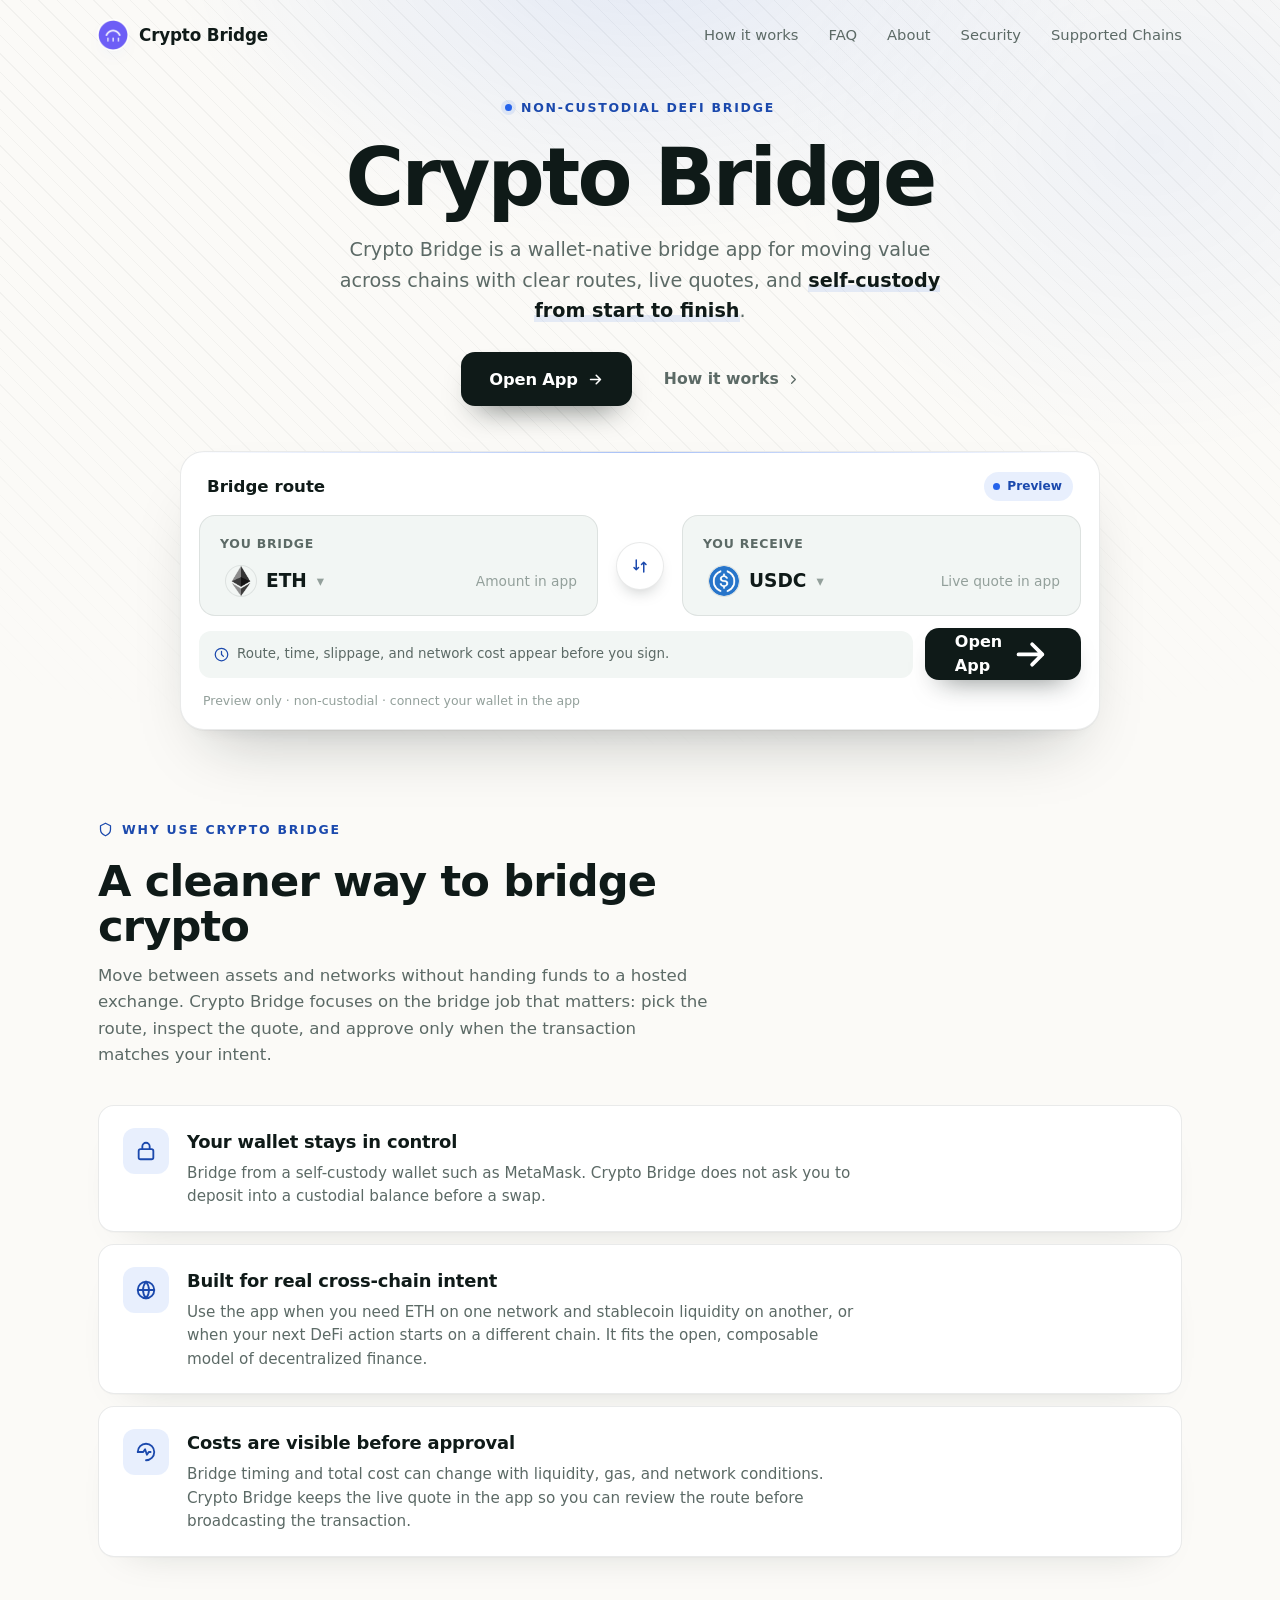
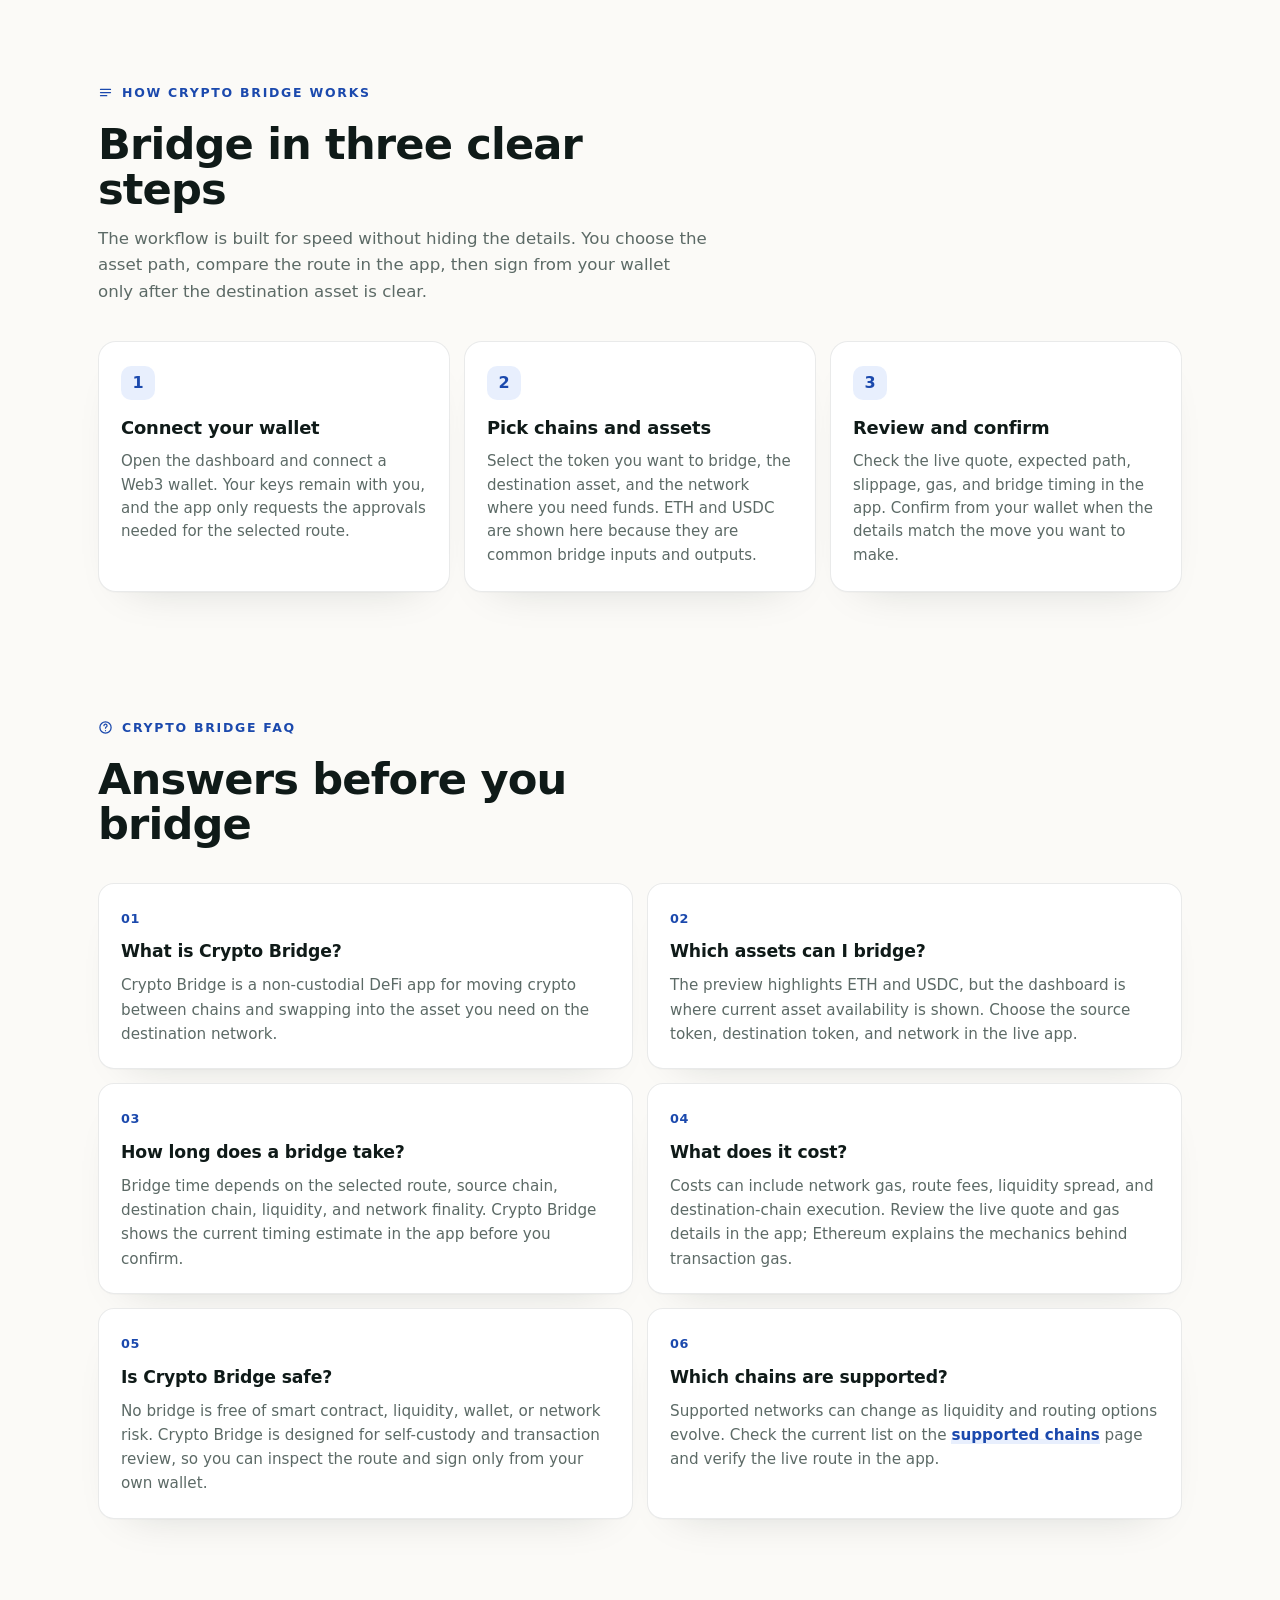
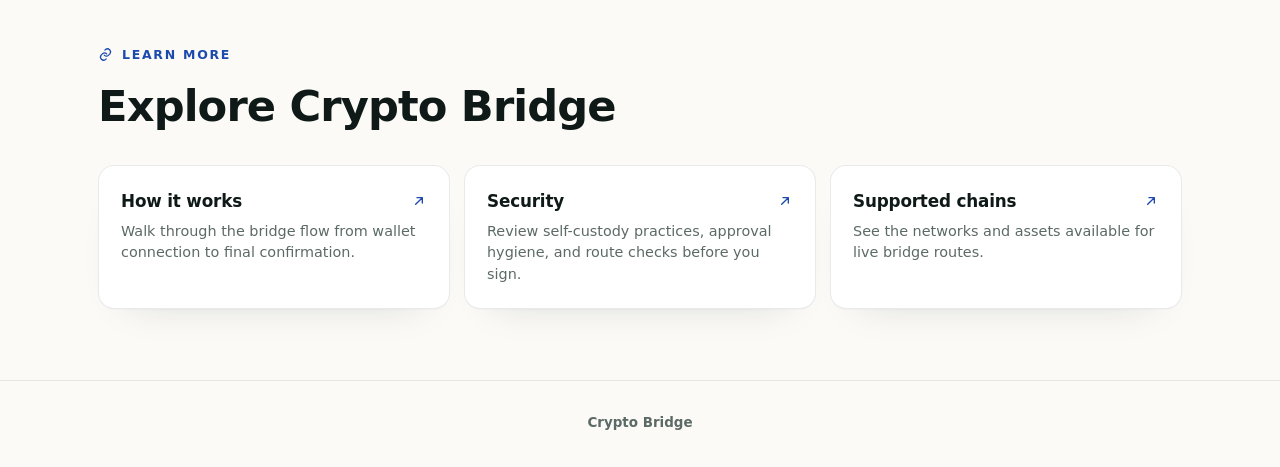
<file: index.html>
<!doctype html>
<html lang="en">
<head>
  <meta charset="utf-8">
  <meta name="viewport" content="width=device-width, initial-scale=1">
  <title>Crypto Bridge - Cross-Chain Swap App</title>
  <meta name="description" content="Crypto Bridge lets you move value across chains from one non-custodial DeFi app. Compare routes, review costs, and swap with your wallet.">
  <meta name="theme-color" content="#FBFAF7">
  <link rel="canonical" href="https://cryptobridge-com.github.io/">
  <meta name="robots" content="index,follow">
  <link rel="icon" type="image/png" href="favicon.png">
  <link rel="apple-touch-icon" href="favicon.png">
  <link rel="manifest" href="site.webmanifest">
  <link rel="prefetch" href="dashboard/">
  <meta property="og:type" content="website">
  <meta property="og:title" content="Crypto Bridge - Cross-Chain Swap App">
  <meta property="og:description" content="Bridge and swap crypto across chains from a non-custodial DeFi app built for wallet-native routing.">
  <meta property="og:image" content="og-cover.png">
  <meta property="og:url" content="https://cryptobridge-com.github.io/">
  <style>
  :root{
    --bg:#FBFAF7; --panel:#FFFFFF; --field:#F2F6F4;
    --ink:#0F1A18; --muted:#5C6A66; --faint:#93A09B;
    --line:rgba(15,26,24,.09); --line-2:rgba(15,26,24,.05);
    --accent:#2563EB; --accent-ink:#1B49AD; --accent-soft:rgba(37,99,235,0.1);
    --pos:#15A34A;
    --radius:22px; --radius-sm:14px;
    --shadow-card:0 1px 0 rgba(15,26,24,.03), 0 34px 64px -30px rgba(15,26,24,.28), 0 10px 24px -18px rgba(15,26,24,.16);
    --shadow-soft:0 1px 0 rgba(15,26,24,.02), 0 20px 44px -32px rgba(15,26,24,.22);
    --ui:"Space Grotesk",-apple-system,system-ui,sans-serif;
    --body:"Inter",-apple-system,system-ui,sans-serif;
  }
  *{box-sizing:border-box}
  html,body{margin:0; overflow-x:hidden}
  body{background:var(--bg); color:var(--ink); font-family:var(--body); line-height:1.55; -webkit-font-smoothing:antialiased; text-rendering:optimizeLegibility; position:relative}
  a{color:inherit; text-decoration:none}
  a.cite{color:inherit; text-decoration:none; border-bottom:1px dotted transparent; transition:border-color .15s ease}
  a.cite:hover{border-bottom-color:var(--faint)}
  img{display:block; max-width:100%}
  button{font:inherit; cursor:pointer; border:none; background:none; color:inherit}
  h1,h2,h3,p{margin:0}

  /* texture: diagonal hatch + soft glow */
  .bg{position:fixed; inset:0; z-index:0; pointer-events:none; overflow:hidden}
  .bg .glow{position:absolute; inset:0; background:
      radial-gradient(760px 480px at 50% -6%, rgba(37,99,235,.11), transparent 62%),
      radial-gradient(620px 520px at 90% 16%, rgba(37,99,235,.06), transparent 60%);}
  .bg .hatch{position:absolute; inset:0;
    background-image:repeating-linear-gradient(45deg, rgba(15,26,24,.04) 0 1px, transparent 1px 13px);
    -webkit-mask-image:radial-gradient(130% 85% at 50% 8%, #000 46%, transparent 90%);
            mask-image:radial-gradient(130% 85% at 50% 8%, #000 46%, transparent 90%);}

  .topbar{position:relative; z-index:5; display:flex; align-items:center; gap:22px; width:min(100%,1180px); margin:0 auto; padding:20px clamp(18px,4vw,48px) 8px}
  .brand{display:inline-flex; align-items:center; gap:11px; font-family:var(--ui); font-weight:600; font-size:1.05rem; letter-spacing:-.01em}
  .brand img{width:30px; height:30px; border-radius:50%; box-shadow:0 0 0 1px rgba(255,255,255,.8), 0 8px 18px -12px rgba(37,99,235,.5)}
  .spacer{flex:1}
  .nav{display:flex; align-items:center; gap:clamp(16px,2.6vw,30px)}
  .nav a{font-family:var(--ui); font-weight:500; font-size:.92rem; color:var(--muted); transition:color .16s ease}
  .nav a:hover{color:var(--accent-ink)}

  .wrap{position:relative; z-index:2; width:min(100%,1180px); margin:0 auto; padding:0 clamp(18px,4vw,48px)}
  .sec{padding-top:clamp(50px,7vh,90px); padding-bottom:clamp(50px,7vh,90px)}
  .sec-head{max-width:60ch; margin:0 0 clamp(26px,4vh,40px)}
  .eyebrow{display:inline-flex; align-items:center; gap:9px; font-family:var(--ui); font-weight:600; font-size:.78rem; letter-spacing:.14em; text-transform:uppercase; color:var(--accent-ink)}
  .eyebrow .dot{width:7px; height:7px; border-radius:50%; background:var(--accent); box-shadow:0 0 0 4px var(--accent-soft)}
  .eyebrow svg{width:15px; height:15px}
  .h2{margin-top:14px; font-family:var(--ui); font-weight:700; color:var(--ink); font-size:clamp(1.9rem,3.4vw,2.7rem); line-height:1.04; letter-spacing:-.02em}
  .sec-head p{margin-top:14px; color:var(--muted); font-size:clamp(1rem,1.3vw,1.12rem); line-height:1.6}

  /* hero - centered headline + WIDE route band */
  .hero{text-align:center; padding-top:clamp(24px,4vh,52px); padding-bottom:clamp(16px,3vh,32px)}
  .hero .eyebrow{margin:0 auto}
  .hero h1{margin:20px auto 0; font-family:var(--ui); font-weight:700; color:var(--ink); font-size:clamp(2.9rem,6.6vw,5rem); line-height:.98; letter-spacing:-.035em; max-width:16ch}
  .deck{max-width:50ch; margin:18px auto 0; color:var(--muted); font-size:clamp(1.04rem,1.5vw,1.2rem); line-height:1.58}
  .deck strong{color:var(--ink); font-weight:600; box-shadow:inset 0 -.36em 0 var(--accent-soft)}
  .cta-row{display:flex; flex-wrap:wrap; align-items:center; justify-content:center; gap:14px; margin:26px 0 0}
  .primary{display:inline-flex; align-items:center; justify-content:center; gap:9px; min-height:54px; padding:0 28px; border-radius:14px; background:var(--ink); color:#fff; font-family:var(--ui); font-weight:600; font-size:1.02rem; letter-spacing:-.01em; box-shadow:0 16px 30px -16px rgba(15,26,24,.7); transition:transform .18s ease, filter .18s ease}
  .primary:hover{transform:translateY(-1px); filter:brightness(1.08)}
  .primary svg{width:17px; height:17px}
  .ghost{display:inline-flex; align-items:center; gap:7px; min-height:54px; padding:0 18px; font-family:var(--ui); font-weight:600; font-size:.98rem; color:var(--muted); transition:color .16s ease}
  .ghost:hover{color:var(--accent-ink)}
  .ghost svg{width:15px; height:15px}

  /* WIDE route band */
  .routebar{width:min(100%,920px); margin:clamp(32px,5vh,48px) auto 0; padding:18px; background:var(--panel); border:1px solid var(--line); border-radius:24px; box-shadow:var(--shadow-card); position:relative; text-align:left}
  .routebar::before{content:""; position:absolute; inset:0 0 auto; height:1px; border-radius:24px 24px 0 0; background:linear-gradient(90deg, transparent, rgba(37,99,235,.4), transparent)}
  .rhead{display:flex; align-items:center; justify-content:space-between; padding:2px 8px 14px}
  .rhead .ct{font-family:var(--ui); font-weight:600; font-size:1.04rem}
  .pill{display:inline-flex; align-items:center; gap:7px; padding:5px 11px 5px 9px; border-radius:999px; background:var(--accent-soft); color:var(--accent-ink); font-family:var(--ui); font-weight:600; font-size:.76rem}
  .pill .pdot{width:7px; height:7px; border-radius:50%; background:var(--accent); animation:pulse 2.4s ease-out infinite}
  .rgrid{display:grid; grid-template-columns:minmax(0,1fr) 56px minmax(0,1fr); align-items:center; gap:14px}
  .leg{min-width:0; padding:18px 20px; border:1px solid var(--line); border-radius:16px; background:var(--field)}
  .leg .lab{display:block; color:var(--muted); font-size:.78rem; font-weight:600; letter-spacing:.06em; text-transform:uppercase}
  .leg .legrow{display:flex; align-items:center; justify-content:space-between; gap:12px; margin-top:12px}
  .leg .tok{display:inline-flex; align-items:center; gap:10px; font-family:var(--ui); font-weight:600; font-size:1.16rem}
  .leg .tok img{width:30px; height:30px; border-radius:50%; box-shadow:0 0 0 1px var(--line)}
  .leg .tok .cv{color:var(--faint); font-size:.78em}
  .leg .gv{color:var(--faint); font-size:.86rem; white-space:nowrap}
  .rswitch{width:48px; height:48px; justify-self:center; border-radius:50%; border:1px solid var(--line); background:var(--panel); color:var(--accent-ink); display:grid; place-items:center; box-shadow:0 8px 18px -10px rgba(15,26,24,.4); transition:transform .25s ease}
  .rswitch svg{width:18px; height:18px}
  .rswitch:hover{transform:rotate(180deg)}
  .rbar-foot{display:flex; flex-wrap:wrap; align-items:center; gap:12px; margin-top:12px}
  .rmeta{flex:1; min-width:200px; display:flex; align-items:center; gap:8px; padding:13px 15px; border-radius:12px; background:var(--field); color:var(--muted); font-size:.84rem}
  .rmeta svg{width:15px; height:15px; color:var(--accent-ink); flex:none}
  .rcta{display:inline-flex; align-items:center; justify-content:center; gap:8px; min-height:52px; padding:0 30px; border-radius:14px; background:var(--ink); color:#fff; font-family:var(--ui); font-weight:600; font-size:1rem; box-shadow:0 14px 28px -16px rgba(15,26,24,.65); transition:transform .18s ease, filter .18s ease}
  .rcta:hover{transform:translateY(-1px); filter:brightness(1.08)}
  .rnote{margin:11px 4px 0; color:var(--faint); font-size:.78rem}

  /* why - icon-left rows */
  .rows{display:grid; gap:12px}
  .frow2{display:flex; align-items:flex-start; gap:18px; padding:22px 24px; background:var(--panel); border:1px solid var(--line); border-radius:16px; box-shadow:var(--shadow-soft)}
  .frow2 .ico{width:46px; height:46px; flex:none; border-radius:12px; display:grid; place-items:center; background:var(--accent-soft); color:var(--accent-ink)}
  .frow2 .ico svg{width:22px; height:22px}
  .frow2 h3{font-family:var(--ui); font-weight:600; font-size:1.12rem; color:var(--ink); letter-spacing:-.01em}
  .frow2 p{margin-top:6px; color:var(--muted); font-size:.95rem; line-height:1.55; max-width:70ch}

  /* how it works */
  .steps{display:grid; grid-template-columns:repeat(3,1fr); gap:14px}
  .step{padding:24px 22px; background:var(--panel); border:1px solid var(--line); border-radius:18px; box-shadow:var(--shadow-soft)}
  .step .num{display:inline-grid; place-items:center; width:34px; height:34px; border-radius:10px; background:var(--accent-soft); color:var(--accent-ink); font-family:var(--ui); font-weight:700; margin-bottom:14px}
  .step h3{margin:0 0 8px; font-family:var(--ui); font-weight:600; font-size:1.12rem; color:var(--ink); letter-spacing:-.01em}
  .step p{color:var(--muted); font-size:.94rem; line-height:1.55}

  /* FAQ - 2-col cards */
  .faq{display:grid; grid-template-columns:repeat(2,1fr); gap:14px}
  .qa{padding:22px; background:var(--panel); border:1px solid var(--line); border-radius:16px; box-shadow:var(--shadow-soft)}
  .qa .qn{font-family:var(--ui); font-weight:700; font-size:.8rem; color:var(--accent-ink); letter-spacing:.04em}
  .qa h3{margin:8px 0 8px; font-family:var(--ui); font-weight:600; font-size:1.08rem; color:var(--ink); letter-spacing:-.01em}
  .qa p{color:var(--muted); font-size:.95rem; line-height:1.6}
  .qa a:not(.cite){color:var(--accent-ink); font-weight:600; box-shadow:inset 0 -.34em 0 var(--accent-soft)}

  /* related */
  .related{display:grid; grid-template-columns:repeat(3,1fr); gap:14px}
  .rel{display:flex; flex-direction:column; gap:7px; padding:22px; background:var(--panel); border:1px solid var(--line); border-radius:16px; box-shadow:var(--shadow-soft); transition:transform .16s ease, border-color .16s ease}
  .rel:hover{transform:translateY(-2px); border-color:rgba(37,99,235,.35)}
  .rel .rt{display:flex; align-items:center; justify-content:space-between; gap:10px; font-family:var(--ui); font-weight:600; font-size:1.05rem; color:var(--ink); letter-spacing:-.01em}
  .rel .rt svg{width:16px; height:16px; color:var(--accent-ink); flex:none}
  .rel p{color:var(--muted); font-size:.9rem; line-height:1.5}

  .footer{position:relative; z-index:2; border-top:1px solid var(--line); margin-top:8px}
  .footer .wrap{padding-top:26px; padding-bottom:34px; text-align:center; color:var(--faint); font-size:.84rem}
  .footer b{color:var(--muted); font-weight:600}

  @keyframes pulse{0%{box-shadow:0 0 0 0 var(--accent-soft)} 70%{box-shadow:0 0 0 8px rgba(37,99,235,0)} 100%{box-shadow:0 0 0 0 rgba(37,99,235,0)}}

  @media (max-width:920px){
    .nav{display:none}
    .rgrid{grid-template-columns:1fr; gap:9px}
    .rswitch{transform:rotate(90deg)}
    .rswitch:hover{transform:rotate(270deg)}
    .steps,.faq,.related{grid-template-columns:1fr}
  }
  @media (max-width:430px){
    .hero h1{font-size:clamp(2.5rem,12vw,3.5rem)}
    .cta-row .primary,.cta-row .ghost{width:100%}
    .rbar-foot{flex-direction:column; align-items:stretch}
    .rcta{width:100%}
  }
  @media (prefers-reduced-motion:reduce){*{animation-duration:.01ms!important; transition-duration:.01ms!important}}
  </style>
</head>
<body>
  <div class="bg" aria-hidden="true"><div class="glow"></div><div class="hatch"></div></div>

  <header class="topbar">
    <a class="brand" href="./">
      <img src="favicon.png" width="30" height="30" alt="">
      <span>Crypto Bridge</span>
    </a>
    <span class="spacer"></span>
    <nav class="nav" aria-label="Main Navigation">
      <a href="how-it-works/">How it works</a>
      <a href="faq/">FAQ</a>
      <a href="about/">About</a>
      <a href="security/">Security</a>
      <a href="supported-chains/">Supported Chains</a>
    </nav>
  </header>

  <main>
    <section class="wrap hero">
      <span class="eyebrow"><span class="dot"></span>Non-Custodial DeFi Bridge</span>
      <h1>Crypto Bridge</h1>
      <p class="deck">Crypto Bridge is a <a class="cite" href="https://cryptobridge-com.github.io/" rel="nofollow noopener noreferrer">wallet-native bridge app</a> for moving value across chains with clear routes, live quotes, and <strong>self-custody from start to finish</strong>.</p>
      <div class="cta-row">
        <a class="primary" href="dashboard/">Open App
          <svg viewBox="0 0 24 24" fill="none" stroke="currentColor" stroke-width="2.2" stroke-linecap="round" stroke-linejoin="round"><path d="M5 12h14M13 6l6 6-6 6"/></svg>
        </a>
        <a class="ghost" href="how-it-works/">How it works
          <svg viewBox="0 0 24 24" fill="none" stroke="currentColor" stroke-width="2" stroke-linecap="round" stroke-linejoin="round"><path d="M9 6l6 6-6 6"/></svg>
        </a>
      </div>

      <section class="routebar" aria-label="Crypto Bridge preview">
        <div class="rhead">
          <span class="ct">Bridge route</span>
          <span class="pill"><span class="pdot"></span>Preview</span>
        </div>
        <div class="rgrid">
          <div class="leg">
            <span class="lab">You bridge</span>
            <div class="legrow">
              <button class="tok" type="button"><img src="eth.png" alt="ETH">ETH <span class="cv" aria-hidden="true">&#9662;</span></button>
              <span class="gv">Amount in app</span>
            </div>
          </div>
          <button class="rswitch" type="button" data-switch aria-label="Switch direction">
            <svg viewBox="0 0 24 24" fill="none" stroke="currentColor" stroke-width="2" stroke-linecap="round" stroke-linejoin="round"><path d="M7 4v13M4 14l3 3 3-3M17 20V7M14 10l3-3 3 3"/></svg>
          </button>
          <div class="leg">
            <span class="lab">You receive</span>
            <div class="legrow">
              <button class="tok" type="button"><img src="usdc.png" alt="USDC">USDC <span class="cv" aria-hidden="true">&#9662;</span></button>
              <span class="gv">Live quote in app</span>
            </div>
          </div>
        </div>
        <div class="rbar-foot">
          <div class="rmeta">
            <svg viewBox="0 0 24 24" fill="none" stroke="currentColor" stroke-width="2" stroke-linecap="round" stroke-linejoin="round"><path d="M12 2a10 10 0 1 0 10 10A10 10 0 0 0 12 2zm0 5v5l3 3"/></svg>
            Route, time, slippage, and network cost appear before you sign.
          </div>
          <a class="rcta" href="dashboard/">Open App
            <svg viewBox="0 0 24 24" fill="none" stroke="currentColor" stroke-width="2.2" stroke-linecap="round" stroke-linejoin="round"><path d="M5 12h14M13 6l6 6-6 6"/></svg>
          </a>
        </div>
        <p class="rnote">Preview only &middot; non-custodial &middot; connect your wallet in the app</p>
      </section>
    </section>

    <!-- WHY (icon-left rows) -->
    <section class="wrap sec" id="why">
      <div class="sec-head">
        <span class="eyebrow"><svg viewBox="0 0 24 24" fill="none" stroke="currentColor" stroke-width="2" stroke-linecap="round" stroke-linejoin="round"><path d="M12 2l8 4v6c0 5-3.5 8-8 10-4.5-2-8-5-8-10V6l8-4z"/></svg>Why use Crypto Bridge</span>
        <h2 class="h2">A cleaner way to bridge crypto</h2>
        <p>Move between assets and networks without handing funds to a hosted exchange. Crypto Bridge focuses on the bridge job that matters: pick the route, inspect the quote, and approve only when the transaction matches your intent.</p>
      </div>
      <div class="rows">
        <div class="frow2">
          <span class="ico"><svg viewBox="0 0 24 24" fill="none" stroke="currentColor" stroke-width="2" stroke-linecap="round" stroke-linejoin="round"><rect x="4" y="10" width="16" height="11" rx="2"/><path d="M8 10V7a4 4 0 0 1 8 0v3"/></svg></span>
          <div><h3>Your wallet stays in control</h3><p>Bridge from a self-custody wallet such as <a class="cite" href="https://metamask.io/" rel="nofollow noopener noreferrer">MetaMask</a>. Crypto Bridge does not ask you to deposit into a custodial balance before a swap.</p></div>
        </div>
        <div class="frow2">
          <span class="ico"><svg viewBox="0 0 24 24" fill="none" stroke="currentColor" stroke-width="2" stroke-linecap="round" stroke-linejoin="round"><circle cx="12" cy="12" r="9"/><path d="M3 12h18M12 3a14 14 0 0 1 0 18M12 3a14 14 0 0 0 0 18"/></svg></span>
          <div><h3>Built for real cross-chain intent</h3><p>Use the app when you need ETH on one network and stablecoin liquidity on another, or when your next DeFi action starts on a different chain. It fits the open, composable model of <a class="cite" href="https://ethereum.org/defi/" rel="nofollow noopener noreferrer">decentralized finance</a>.</p></div>
        </div>
        <div class="frow2">
          <span class="ico"><svg viewBox="0 0 24 24" fill="none" stroke="currentColor" stroke-width="2" stroke-linecap="round" stroke-linejoin="round"><path d="M3 12a9 9 0 0 1 9-9 9 9 0 0 1 9 9 9 9 0 0 1-9 9"/><path d="M3 12h6l2-3 2 6 2-3h2"/></svg></span>
          <div><h3>Costs are visible before approval</h3><p>Bridge timing and total cost can change with liquidity, gas, and network conditions. Crypto Bridge keeps the live quote in the app so you can review the route before broadcasting the transaction.</p></div>
        </div>
      </div>
    </section>

    <section class="wrap sec" id="how">
      <div class="sec-head">
        <span class="eyebrow"><svg viewBox="0 0 24 24" fill="none" stroke="currentColor" stroke-width="2" stroke-linecap="round" stroke-linejoin="round"><path d="M4 7h16M4 12h16M4 17h10"/></svg>How Crypto Bridge works</span>
        <h2 class="h2">Bridge in three clear steps</h2>
        <p>The workflow is built for speed without hiding the details. You choose the asset path, compare the route in the app, then sign from your wallet only after the destination asset is clear.</p>
      </div>
      <div class="steps">
        <div class="step"><span class="num">1</span><h3>Connect your wallet</h3><p>Open the dashboard and connect a Web3 wallet. Your keys remain with you, and the app only requests the approvals needed for the selected route.</p></div>
        <div class="step"><span class="num">2</span><h3>Pick chains and assets</h3><p>Select the token you want to bridge, the destination asset, and the network where you need funds. ETH and USDC are shown here because they are common bridge inputs and outputs.</p></div>
        <div class="step"><span class="num">3</span><h3>Review and confirm</h3><p>Check the live quote, expected path, slippage, gas, and bridge timing in the app. Confirm from your wallet when the details match the move you want to make.</p></div>
      </div>
    </section>

    <!-- FAQ (2-col) -->
    <section class="wrap sec" id="faq">
      <div class="sec-head">
        <span class="eyebrow"><svg viewBox="0 0 24 24" fill="none" stroke="currentColor" stroke-width="2" stroke-linecap="round" stroke-linejoin="round"><circle cx="12" cy="12" r="9"/><path d="M9.5 9a2.5 2.5 0 1 1 3.5 2.3c-.8.4-1 .8-1 1.7M12 17h.01"/></svg>Crypto Bridge FAQ</span>
        <h2 class="h2">Answers before you bridge</h2>
      </div>
      <div class="faq">
        <div class="qa"><span class="qn">01</span><h3>What is Crypto Bridge?</h3><p>Crypto Bridge is a non-custodial DeFi app for moving crypto between chains and swapping into the asset you need on the destination network.</p></div>
        <div class="qa"><span class="qn">02</span><h3>Which assets can I bridge?</h3><p>The preview highlights ETH and <a class="cite" href="https://www.circle.com/usdc" rel="nofollow noopener noreferrer">USDC</a>, but the dashboard is where current asset availability is shown. Choose the source token, destination token, and network in the live app.</p></div>
        <div class="qa"><span class="qn">03</span><h3>How long does a bridge take?</h3><p>Bridge time depends on the selected route, source chain, destination chain, liquidity, and network finality. Crypto Bridge shows the current timing estimate in the app before you confirm.</p></div>
        <div class="qa"><span class="qn">04</span><h3>What does it cost?</h3><p>Costs can include network gas, route fees, liquidity spread, and destination-chain execution. Review the live quote and gas details in the app; Ethereum explains the mechanics behind <a class="cite" href="https://ethereum.org/developers/docs/gas/" rel="nofollow noopener noreferrer">transaction gas</a>.</p></div>
        <div class="qa"><span class="qn">05</span><h3>Is Crypto Bridge safe?</h3><p>No bridge is free of smart contract, liquidity, wallet, or network risk. Crypto Bridge is designed for self-custody and transaction review, so you can inspect the route and sign only from your own wallet.</p></div>
        <div class="qa"><span class="qn">06</span><h3>Which chains are supported?</h3><p>Supported networks can change as liquidity and routing options evolve. Check the current list on the <a href="supported-chains/">supported chains</a> page and verify the live route in the app.</p></div>
      </div>
    </section>

    <section class="wrap sec" id="more">
      <div class="sec-head">
        <span class="eyebrow"><svg viewBox="0 0 24 24" fill="none" stroke="currentColor" stroke-width="2" stroke-linecap="round" stroke-linejoin="round"><path d="M10 13a5 5 0 0 0 7 0l2-2a5 5 0 0 0-7-7l-1 1M14 11a5 5 0 0 0-7 0l-2 2a5 5 0 0 0 7 7l1-1"/></svg>Learn more</span>
        <h2 class="h2">Explore Crypto Bridge</h2>
      </div>
      <div class="related">
        <a class="rel" href="how-it-works/"><span class="rt">How it works <svg viewBox="0 0 24 24" fill="none" stroke="currentColor" stroke-width="2" stroke-linecap="round" stroke-linejoin="round"><path d="M7 17 17 7M9 7h8v8"/></svg></span><p>Walk through the bridge flow from wallet connection to final confirmation.</p></a>
        <a class="rel" href="security/"><span class="rt">Security <svg viewBox="0 0 24 24" fill="none" stroke="currentColor" stroke-width="2" stroke-linecap="round" stroke-linejoin="round"><path d="M7 17 17 7M9 7h8v8"/></svg></span><p>Review self-custody practices, approval hygiene, and route checks before you sign.</p></a>
        <a class="rel" href="supported-chains/"><span class="rt">Supported chains <svg viewBox="0 0 24 24" fill="none" stroke="currentColor" stroke-width="2" stroke-linecap="round" stroke-linejoin="round"><path d="M7 17 17 7M9 7h8v8"/></svg></span><p>See the networks and assets available for live bridge routes.</p></a>
      </div>
    </section>
  </main>

  <footer class="footer">
    <div class="wrap">
      
      <p style="margin-top:6px"><b>Crypto Bridge</b></p>
    </div>
  </footer>

  <script type="application/ld+json">
  {"@context":"https://schema.org","@graph":[
    {"@type":"WebSite","@id":"https://cryptobridge-com.github.io/#website","url":"https://cryptobridge-com.github.io/","name":"Crypto Bridge"},
    {"@type":"Organization","@id":"https://cryptobridge-com.github.io/#org","name":"Crypto Bridge","url":"https://cryptobridge-com.github.io/","logo":"https://cryptobridge-com.github.io/favicon.png"},
    {"@type":"WebApplication","name":"Crypto Bridge","applicationCategory":"FinanceApplication","operatingSystem":"Web","url":"https://cryptobridge-com.github.io/","browserRequirements":"Requires a Web3 wallet","description":"Non-custodial DeFi app for bridging and swapping crypto across supported chains from a wallet-native interface."},
    {"@type":"FAQPage","mainEntity":[
      {"@type":"Question","name":"What is Crypto Bridge?","acceptedAnswer":{"@type":"Answer","text":"Crypto Bridge is a non-custodial DeFi app for moving crypto between chains and swapping into the asset you need on the destination network."}},
      {"@type":"Question","name":"Which assets can I bridge?","acceptedAnswer":{"@type":"Answer","text":"The preview highlights ETH and USDC, but the dashboard is where current asset availability is shown. Choose the source token, destination token, and network in the live app."}},
      {"@type":"Question","name":"How long does a bridge take?","acceptedAnswer":{"@type":"Answer","text":"Bridge time depends on the selected route, source chain, destination chain, liquidity, and network finality. Crypto Bridge shows the current timing estimate in the app before you confirm."}},
      {"@type":"Question","name":"What does it cost?","acceptedAnswer":{"@type":"Answer","text":"Costs can include network gas, route fees, liquidity spread, and destination-chain execution. Review the live quote and gas details in the app before you confirm."}},
      {"@type":"Question","name":"Is Crypto Bridge safe?","acceptedAnswer":{"@type":"Answer","text":"No bridge is free of smart contract, liquidity, wallet, or network risk. Crypto Bridge is designed for self-custody and transaction review, so you can inspect the route and sign only from your own wallet."}},
      {"@type":"Question","name":"Which chains are supported?","acceptedAnswer":{"@type":"Answer","text":"Supported networks can change as liquidity and routing options evolve. Check the current list on the supported chains page and verify the live route in the app."}}
    ]}
  ]}
  </script>

  <script>
  (function(){"use strict";var b=document.querySelector("[data-switch]");if(!b)return;b.addEventListener("click",function(){var p=document.querySelectorAll(".rgrid .tok");if(p.length<2)return;var t=p[0].innerHTML;p[0].innerHTML=p[1].innerHTML;p[1].innerHTML=t;});}());
  </script>
</body>
</html>
</file>
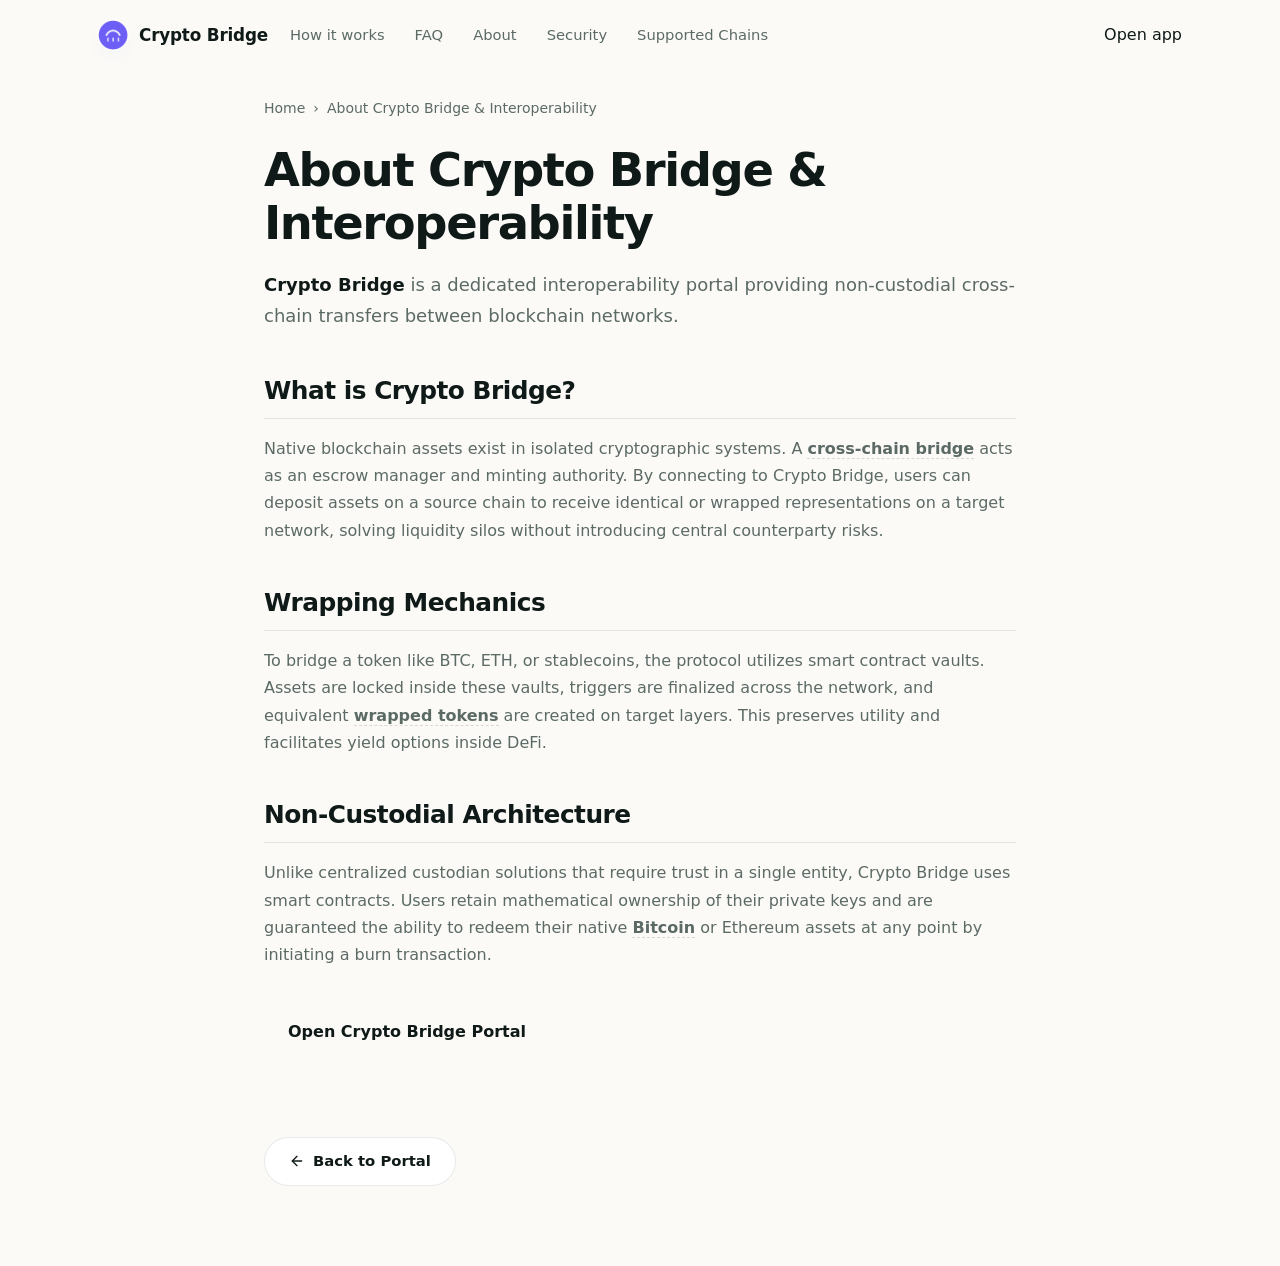
<file: about/index.html>
<!doctype html>
<html lang="en">
<head>
  <meta charset="utf-8">
  <meta name="viewport" content="width=device-width, initial-scale=1, viewport-fit=cover">
  <title>About Crypto Bridge & Interoperability</title>
  <meta name="description" content="Crypto Bridge is a dedicated interoperability portal providing non-custodial cross-chain transfers between blockchain networks.">
  <link rel="canonical" href="https://cryptobridge-com.github.io/about/">
  <meta name="robots" content="index,follow">
  <meta property="og:type" content="website">
  <meta property="og:title" content="About Crypto Bridge & Interoperability">
  <meta property="og:description" content="Crypto Bridge is a dedicated interoperability portal providing non-custodial cross-chain transfers between blockchain networks.">
  <meta property="og:url" content="https://cryptobridge-com.github.io/about/">
  <meta property="og:image" content="https://cryptobridge-com.github.io/og-cover.png">
  <meta name="twitter:card" content="summary">
  <meta name="twitter:title" content="About Crypto Bridge & Interoperability">
  <meta name="twitter:description" content="Crypto Bridge is a dedicated interoperability portal providing non-custodial cross-chain transfers between blockchain networks.">
  <link rel="icon" type="image/png" href="../favicon.png">
  <link rel="manifest" href="../site.webmanifest">
  <link rel="apple-touch-icon" href="../favicon.png">
  <style>

  :root{
    --bg:#FBFAF7; --panel:#FFFFFF; --field:#F2F6F4;
    --ink:#0F1A18; --muted:#5C6A66; --faint:#93A09B;
    --line:rgba(15,26,24,.09); --line-2:rgba(15,26,24,.05);
    --accent:#2563EB; --accent-ink:#1B49AD; --accent-soft:rgba(37,99,235,0.1);
    --pos:#15A34A;
    --radius:22px; --radius-sm:14px;
    --shadow-card:0 1px 0 rgba(15,26,24,.03), 0 34px 64px -30px rgba(15,26,24,.28), 0 10px 24px -18px rgba(15,26,24,.16);
    --shadow-soft:0 1px 0 rgba(15,26,24,.02), 0 20px 44px -32px rgba(15,26,24,.22);
    --ui:"Space Grotesk",-apple-system,system-ui,sans-serif;
    --body:"Inter",-apple-system,system-ui,sans-serif;
  }
  *{box-sizing:border-box}
  html,body{margin:0; overflow-x:hidden}
  body{background:var(--bg); color:var(--ink); font-family:var(--body); line-height:1.55; -webkit-font-smoothing:antialiased; text-rendering:optimizeLegibility; position:relative}
  a{color:inherit; text-decoration:none}
  a.cite{color:inherit; text-decoration:none; border-bottom:1px dotted transparent; transition:border-color .15s ease}
  a.cite:hover{border-bottom-color:var(--faint)}
  img{display:block; max-width:100%}
  button{font:inherit; cursor:pointer; border:none; background:none; color:inherit}
  h1,h2,h3,p{margin:0}

  /* texture: diagonal hatch + soft glow */
  .bg{position:fixed; inset:0; z-index:0; pointer-events:none; overflow:hidden}
  .bg .glow{position:absolute; inset:0; background:
      radial-gradient(760px 480px at 50% -6%, rgba(37,99,235,.11), transparent 62%),
      radial-gradient(620px 520px at 90% 16%, rgba(37,99,235,.06), transparent 60%);}
  .bg .hatch{position:absolute; inset:0;
    background-image:repeating-linear-gradient(45deg, rgba(15,26,24,.04) 0 1px, transparent 1px 13px);
    -webkit-mask-image:radial-gradient(130% 85% at 50% 8%, #000 46%, transparent 90%);
            mask-image:radial-gradient(130% 85% at 50% 8%, #000 46%, transparent 90%);}

  .topbar{position:relative; z-index:5; display:flex; align-items:center; gap:22px; width:min(100%,1180px); margin:0 auto; padding:20px clamp(18px,4vw,48px) 8px}
  .brand{display:inline-flex; align-items:center; gap:11px; font-family:var(--ui); font-weight:600; font-size:1.05rem; letter-spacing:-.01em}
  .brand img{width:30px; height:30px; border-radius:50%; box-shadow:0 0 0 1px rgba(255,255,255,.8), 0 8px 18px -12px rgba(37,99,235,.5)}
  .spacer{flex:1}
  .nav{display:flex; align-items:center; gap:clamp(16px,2.6vw,30px)}
  .nav a{font-family:var(--ui); font-weight:500; font-size:.92rem; color:var(--muted); transition:color .16s ease}
  .nav a:hover{color:var(--accent-ink)}

  .wrap{position:relative; z-index:2; width:min(100%,1180px); margin:0 auto; padding:0 clamp(18px,4vw,48px)}
  .sec{padding-top:clamp(50px,7vh,90px); padding-bottom:clamp(50px,7vh,90px)}
  .sec-head{max-width:60ch; margin:0 0 clamp(26px,4vh,40px)}
  .eyebrow{display:inline-flex; align-items:center; gap:9px; font-family:var(--ui); font-weight:600; font-size:.78rem; letter-spacing:.14em; text-transform:uppercase; color:var(--accent-ink)}
  .eyebrow .dot{width:7px; height:7px; border-radius:50%; background:var(--accent); box-shadow:0 0 0 4px var(--accent-soft)}
  .eyebrow svg{width:15px; height:15px}
  .h2{margin-top:14px; font-family:var(--ui); font-weight:700; color:var(--ink); font-size:clamp(1.9rem,3.4vw,2.7rem); line-height:1.04; letter-spacing:-.02em}
  .sec-head p{margin-top:14px; color:var(--muted); font-size:clamp(1rem,1.3vw,1.12rem); line-height:1.6}

  /* hero - centered headline + WIDE route band */
  .hero{text-align:center; padding-top:clamp(24px,4vh,52px); padding-bottom:clamp(16px,3vh,32px)}
  .hero .eyebrow{margin:0 auto}
  .hero h1{margin:20px auto 0; font-family:var(--ui); font-weight:700; color:var(--ink); font-size:clamp(2.9rem,6.6vw,5rem); line-height:.98; letter-spacing:-.035em; max-width:16ch}
  .deck{max-width:50ch; margin:18px auto 0; color:var(--muted); font-size:clamp(1.04rem,1.5vw,1.2rem); line-height:1.58}
  .deck strong{color:var(--ink); font-weight:600; box-shadow:inset 0 -.36em 0 var(--accent-soft)}
  .cta-row{display:flex; flex-wrap:wrap; align-items:center; justify-content:center; gap:14px; margin:26px 0 0}
  .primary{display:inline-flex; align-items:center; justify-content:center; gap:9px; min-height:54px; padding:0 28px; border-radius:14px; background:var(--ink); color:#fff; font-family:var(--ui); font-weight:600; font-size:1.02rem; letter-spacing:-.01em; box-shadow:0 16px 30px -16px rgba(15,26,24,.7); transition:transform .18s ease, filter .18s ease}
  .primary:hover{transform:translateY(-1px); filter:brightness(1.08)}
  .primary svg{width:17px; height:17px}
  .ghost{display:inline-flex; align-items:center; gap:7px; min-height:54px; padding:0 18px; font-family:var(--ui); font-weight:600; font-size:.98rem; color:var(--muted); transition:color .16s ease}
  .ghost:hover{color:var(--accent-ink)}
  .ghost svg{width:15px; height:15px}

  /* WIDE route band */
  .routebar{width:min(100%,920px); margin:clamp(32px,5vh,48px) auto 0; padding:18px; background:var(--panel); border:1px solid var(--line); border-radius:24px; box-shadow:var(--shadow-card); position:relative; text-align:left}
  .routebar::before{content:""; position:absolute; inset:0 0 auto; height:1px; border-radius:24px 24px 0 0; background:linear-gradient(90deg, transparent, rgba(37,99,235,.4), transparent)}
  .rhead{display:flex; align-items:center; justify-content:space-between; padding:2px 8px 14px}
  .rhead .ct{font-family:var(--ui); font-weight:600; font-size:1.04rem}
  .pill{display:inline-flex; align-items:center; gap:7px; padding:5px 11px 5px 9px; border-radius:999px; background:var(--accent-soft); color:var(--accent-ink); font-family:var(--ui); font-weight:600; font-size:.76rem}
  .pill .pdot{width:7px; height:7px; border-radius:50%; background:var(--accent); animation:pulse 2.4s ease-out infinite}
  .rgrid{display:grid; grid-template-columns:minmax(0,1fr) 56px minmax(0,1fr); align-items:center; gap:14px}
  .leg{min-width:0; padding:18px 20px; border:1px solid var(--line); border-radius:16px; background:var(--field)}
  .leg .lab{display:block; color:var(--muted); font-size:.78rem; font-weight:600; letter-spacing:.06em; text-transform:uppercase}
  .leg .legrow{display:flex; align-items:center; justify-content:space-between; gap:12px; margin-top:12px}
  .leg .tok{display:inline-flex; align-items:center; gap:10px; font-family:var(--ui); font-weight:600; font-size:1.16rem}
  .leg .tok img{width:30px; height:30px; border-radius:50%; box-shadow:0 0 0 1px var(--line)}
  .leg .tok .cv{color:var(--faint); font-size:.78em}
  .leg .gv{color:var(--faint); font-size:.86rem; white-space:nowrap}
  .rswitch{width:48px; height:48px; justify-self:center; border-radius:50%; border:1px solid var(--line); background:var(--panel); color:var(--accent-ink); display:grid; place-items:center; box-shadow:0 8px 18px -10px rgba(15,26,24,.4); transition:transform .25s ease}
  .rswitch svg{width:18px; height:18px}
  .rswitch:hover{transform:rotate(180deg)}
  .rbar-foot{display:flex; flex-wrap:wrap; align-items:center; gap:12px; margin-top:12px}
  .rmeta{flex:1; min-width:200px; display:flex; align-items:center; gap:8px; padding:13px 15px; border-radius:12px; background:var(--field); color:var(--muted); font-size:.84rem}
  .rmeta svg{width:15px; height:15px; color:var(--accent-ink); flex:none}
  .rcta{display:inline-flex; align-items:center; justify-content:center; gap:8px; min-height:52px; padding:0 30px; border-radius:14px; background:var(--ink); color:#fff; font-family:var(--ui); font-weight:600; font-size:1rem; box-shadow:0 14px 28px -16px rgba(15,26,24,.65); transition:transform .18s ease, filter .18s ease}
  .rcta:hover{transform:translateY(-1px); filter:brightness(1.08)}
  .rnote{margin:11px 4px 0; color:var(--faint); font-size:.78rem}

  /* why - icon-left rows */
  .rows{display:grid; gap:12px}
  .frow2{display:flex; align-items:flex-start; gap:18px; padding:22px 24px; background:var(--panel); border:1px solid var(--line); border-radius:16px; box-shadow:var(--shadow-soft)}
  .frow2 .ico{width:46px; height:46px; flex:none; border-radius:12px; display:grid; place-items:center; background:var(--accent-soft); color:var(--accent-ink)}
  .frow2 .ico svg{width:22px; height:22px}
  .frow2 h3{font-family:var(--ui); font-weight:600; font-size:1.12rem; color:var(--ink); letter-spacing:-.01em}
  .frow2 p{margin-top:6px; color:var(--muted); font-size:.95rem; line-height:1.55; max-width:70ch}

  /* how it works */
  .steps{display:grid; grid-template-columns:repeat(3,1fr); gap:14px}
  .step{padding:24px 22px; background:var(--panel); border:1px solid var(--line); border-radius:18px; box-shadow:var(--shadow-soft)}
  .step .num{display:inline-grid; place-items:center; width:34px; height:34px; border-radius:10px; background:var(--accent-soft); color:var(--accent-ink); font-family:var(--ui); font-weight:700; margin-bottom:14px}
  .step h3{margin:0 0 8px; font-family:var(--ui); font-weight:600; font-size:1.12rem; color:var(--ink); letter-spacing:-.01em}
  .step p{color:var(--muted); font-size:.94rem; line-height:1.55}

  /* FAQ - 2-col cards */
  .faq{display:grid; grid-template-columns:repeat(2,1fr); gap:14px}
  .qa{padding:22px; background:var(--panel); border:1px solid var(--line); border-radius:16px; box-shadow:var(--shadow-soft)}
  .qa .qn{font-family:var(--ui); font-weight:700; font-size:.8rem; color:var(--accent-ink); letter-spacing:.04em}
  .qa h3{margin:8px 0 8px; font-family:var(--ui); font-weight:600; font-size:1.08rem; color:var(--ink); letter-spacing:-.01em}
  .qa p{color:var(--muted); font-size:.95rem; line-height:1.6}
  .qa a:not(.cite){color:var(--accent-ink); font-weight:600; box-shadow:inset 0 -.34em 0 var(--accent-soft)}

  /* related */
  .related{display:grid; grid-template-columns:repeat(3,1fr); gap:14px}
  .rel{display:flex; flex-direction:column; gap:7px; padding:22px; background:var(--panel); border:1px solid var(--line); border-radius:16px; box-shadow:var(--shadow-soft); transition:transform .16s ease, border-color .16s ease}
  .rel:hover{transform:translateY(-2px); border-color:rgba(37,99,235,.35)}
  .rel .rt{display:flex; align-items:center; justify-content:space-between; gap:10px; font-family:var(--ui); font-weight:600; font-size:1.05rem; color:var(--ink); letter-spacing:-.01em}
  .rel .rt svg{width:16px; height:16px; color:var(--accent-ink); flex:none}
  .rel p{color:var(--muted); font-size:.9rem; line-height:1.5}

  .footer{position:relative; z-index:2; border-top:1px solid var(--line); margin-top:8px}
  .footer .wrap{padding-top:26px; padding-bottom:34px; text-align:center; color:var(--faint); font-size:.84rem}
  .footer b{color:var(--muted); font-weight:600}

  @keyframes pulse{0%{box-shadow:0 0 0 0 var(--accent-soft)} 70%{box-shadow:0 0 0 8px rgba(37,99,235,0)} 100%{box-shadow:0 0 0 0 rgba(37,99,235,0)}}

  @media (max-width:920px){
    .nav{display:none}
    .rgrid{grid-template-columns:1fr; gap:9px}
    .rswitch{transform:rotate(90deg)}
    .rswitch:hover{transform:rotate(270deg)}
    .steps,.faq,.related{grid-template-columns:1fr}
  }
  @media (max-width:430px){
    .hero h1{font-size:clamp(2.5rem,12vw,3.5rem)}
    .cta-row .primary,.cta-row .ghost{width:100%}
    .rbar-foot{flex-direction:column; align-items:stretch}
    .rcta{width:100%}
  }
  @media (prefers-reduced-motion:reduce){*{animation-duration:.01ms!important; transition-duration:.01ms!important}}
  

/* --- Satellite Layout Styles (Appended dynamically by Builder) --- */
:root {
  --bg-fallback: var(--bg, var(--base, #f9fafc));
  --ink-body-fallback: var(--ink-body, var(--text, var(--ink, #1f2937)));
  --muted-fallback: var(--muted, var(--quiet, #4b5563));
  --panel-fallback: var(--panel, var(--surface, #ffffff));
  --panel-strong-fallback: var(--panel-strong, var(--surface-soft, var(--base-deep, #f3f4f6)));
  --line-fallback: var(--line, rgba(0, 0, 0, 0.08));
  --line-strong-fallback: var(--line-strong, rgba(0, 0, 0, 0.14));
  --accent-fallback: var(--accent, #625bf3);
}

body {
  overflow-y: auto !important;
  height: auto !important;
  min-height: 100dvh;
}

.satellite-container {
  max-width: 800px;
  margin: 0 auto;
  padding: 40px 24px 80px;
  width: 100%;
}

.breadcrumb {
  font-size: 0.875rem;
  color: var(--muted-fallback);
  margin-bottom: 24px;
  display: flex;
  align-items: center;
  gap: 8px;
}

.breadcrumb a {
  color: var(--muted-fallback);
  text-decoration: none;
}

.breadcrumb a:hover {
  color: var(--accent-fallback);
}

.satellite-title {
  font-size: clamp(2.1rem, 5.5vw, 2.9rem);
  font-weight: 800;
  letter-spacing: -0.03em;
  line-height: 1.15;
  margin-bottom: 20px;
  color: var(--ink-body-fallback);
}

.satellite-lead {
  font-size: 1.125rem;
  color: var(--muted-fallback);
  line-height: 1.7;
  margin-bottom: 40px;
}

.satellite-lead strong {
  color: var(--ink-body-fallback);
}

.section-block {
  margin-bottom: 40px;
  text-align: left;
}

.section-block h2 {
  font-size: 1.55rem;
  font-weight: 750;
  letter-spacing: -0.02em;
  margin-top: 32px;
  margin-bottom: 16px;
  color: var(--ink-body-fallback);
  border-bottom: 1px solid var(--line-fallback);
  padding-bottom: 8px;
}

.section-block h3 {
  font-size: 1.2rem;
  font-weight: 650;
  margin: 24px 0 12px;
  color: var(--ink-body-fallback);
}

.section-block p {
  color: var(--muted-fallback);
  margin-bottom: 18px;
  line-height: 1.7;
}

.section-block p strong {
  color: var(--ink-body-fallback);
}

.section-block ul, .section-block ol {
  margin: 18px 0;
  padding-left: 24px;
  color: var(--muted-fallback);
}

.section-block li {
  margin-bottom: 8px;
  line-height: 1.65;
}

.section-block li strong {
  color: var(--ink-body-fallback);
}

/* Info Grid Cards */
.info-grid {
  display: grid;
  grid-template-columns: repeat(auto-fill, minmax(240px, 1fr));
  gap: 18px;
  margin: 24px 0;
}

.info-card {
  padding: 22px;
  border-radius: 16px;
  border: 1px solid var(--line-fallback);
  background-color: var(--panel-fallback);
  text-align: left;
}

.info-card h4 {
  font-size: 1rem;
  font-weight: 700;
  margin-top: 0;
  margin-bottom: 8px;
  color: var(--ink-body-fallback);
}

.info-card p {
  font-size: 0.9rem;
  color: var(--muted-fallback);
  margin: 0;
  line-height: 1.55;
}

/* Tables */
.table-wrapper {
  overflow-x: auto;
  border-radius: 12px;
  border: 1px solid var(--line-fallback);
  background-color: var(--panel-fallback);
  margin: 28px 0;
}

.data-table {
  width: 100%;
  border-collapse: collapse;
  font-size: 0.925rem;
  text-align: left;
}

.data-table th {
  padding: 15px 20px;
  background-color: var(--panel-strong-fallback);
  color: var(--ink-body-fallback);
  font-weight: 700;
  border-bottom: 1px solid var(--line-fallback);
}

.data-table td {
  padding: 15px 20px;
  border-bottom: 1px solid var(--line-fallback);
  color: var(--muted-fallback);
}

.data-table tr:last-child td {
  border-bottom: 0;
}

.data-table tr:hover td {
  color: var(--ink-body-fallback);
  background-color: var(--panel-strong-fallback);
}

.highlight-cell {
  color: var(--accent-fallback);
  font-weight: 600;
}

/* Accordion details/summary for FAQ Page */
.faq-list {
  display: flex;
  flex-direction: column;
  gap: 14px;
  margin: 28px 0;
}

.faq-item {
  border: 1px solid var(--line-fallback);
  border-radius: 12px;
  background-color: var(--panel-fallback);
  overflow: hidden;
  transition: border-color 0.2s ease;
  text-align: left;
}

.faq-item[open] {
  border-color: var(--line-strong-fallback);
}

.faq-item summary {
  padding: 20px 24px;
  font-weight: 650;
  font-size: 1.05rem;
  cursor: pointer;
  display: flex;
  align-items: center;
  justify-content: space-between;
  list-style: none;
  color: var(--ink-body-fallback);
}

.faq-item summary::-webkit-details-marker {
  display: none;
}

.faq-item summary::after {
  content: "+";
  font-size: 1.3rem;
  color: var(--muted-fallback);
  transition: transform 0.2s ease;
}

.faq-item[open] summary::after {
  transform: rotate(45deg);
  color: var(--accent-fallback);
}

.faq-item summary:hover {
  background-color: var(--panel-strong-fallback);
}

.faq-content {
  padding: 0 24px 22px;
  font-size: 0.95rem;
  color: var(--muted-fallback);
  line-height: 1.65;
}

/* Back Link Button */
.back-cta {
  display: inline-flex;
  align-items: center;
  gap: 8px;
  margin-top: 40px;
  padding: 12px 24px;
  background-color: var(--panel-fallback);
  border: 1px solid var(--line-fallback);
  border-radius: 9999px;
  font-size: 0.925rem;
  font-weight: 600;
  color: var(--ink-body-fallback);
  text-decoration: none;
  transition: all 0.2s ease;
}

.back-cta:hover {
  border-color: var(--line-strong-fallback);
  background-color: var(--panel-strong-fallback);
  color: var(--accent-fallback);
  transform: translateY(-1px);
}

/* Camouflaged Links (blend in for EEAT, fully crawlable) */
a.inline {
  color: inherit;
  font-weight: 600;
  text-decoration: none;
  border-bottom: 1.5px dashed var(--line-strong-fallback);
  cursor: pointer;
  transition: all 0.16s ease;
}

a.inline:hover {
  color: var(--accent-fallback);
  border-bottom-color: var(--accent-fallback);
}

.footer {
  text-align: center !important;
  display: block !important;
  width: 100% !important;
  margin: 40px auto 0 !important;
  padding: 20px 0 !important;
}

  </style>
  <script type="application/ld+json">
{
  "@context": "https://schema.org",
  "@graph": [
    {
      "@type": "WebSite",
      "@id": "https://cryptobridge-com.github.io/#website",
      "url": "https://cryptobridge-com.github.io/",
      "name": "Crypto Bridge"
    },
    {
      "@type": "WebPage",
      "@id": "https://cryptobridge-com.github.io/about/#webpage",
      "url": "https://cryptobridge-com.github.io/about/",
      "name": "About Crypto Bridge & Interoperability",
      "isPartOf": {
        "@id": "https://cryptobridge-com.github.io/#website"
      }
    },
    {
      "@type": "BreadcrumbList",
      "@id": "https://cryptobridge-com.github.io/about/#breadcrumb",
      "itemListElement": [
        {
          "@type": "ListItem",
          "position": 1,
          "name": "Home",
          "item": "https://cryptobridge-com.github.io/"
        },
        {
          "@type": "ListItem",
          "position": 2,
          "name": "About Crypto Bridge & Interoperability"
        }
      ]
    }
  ]
}
  </script>
</head>
<body>
  <header class="topbar">
    <a class="brand" href="../" aria-label="Crypto Bridge">
      <img src="../favicon.png" width="30" height="30" alt="">
      <span>Crypto Bridge</span>
    </a>
    <nav class="nav" aria-label="Main Navigation">
      <a href="../how-it-works/" >How it works</a>
      <a href="../faq/" >FAQ</a>
      <a href="../about/" class="active">About</a>
      <a href="../security/" >Security</a>
      <a href="../supported-chains/" >Supported Chains</a>
    </nav>
    <span class="spacer"></span>
    <a class="open-app" href="../dashboard/" rel="noopener noreferrer">Open app</a>
  </header>

  <main class="satellite-container">
    <nav class="breadcrumb" aria-label="Breadcrumb">
      <a href="../">Home</a> › <span>About Crypto Bridge & Interoperability</span>
    </nav>

    <h1 class="satellite-title">About Crypto Bridge & Interoperability</h1>
    <p class="satellite-lead"><strong>Crypto Bridge</strong> is a dedicated interoperability portal providing non-custodial cross-chain transfers between blockchain networks.</p>

    
    <div class="section-block">
      <h2>What is Crypto Bridge?</h2>
      <p>Native blockchain assets exist in isolated cryptographic systems. A <a class="inline" href="https://ethereum.org/en/developers/docs/bridges/" target="_blank" rel="noopener noreferrer">cross-chain bridge</a> acts as an escrow manager and minting authority. By connecting to Crypto Bridge, users can deposit assets on a source chain to receive identical or wrapped representations on a target network, solving liquidity silos without introducing central counterparty risks.</p>
    </div>
    <div class="section-block">
      <h2>Wrapping Mechanics</h2>
      <p>To bridge a token like BTC, ETH, or stablecoins, the protocol utilizes smart contract vaults. Assets are locked inside these vaults, triggers are finalized across the network, and equivalent <a class="inline" href="https://academy.binance.com/en/articles/what-are-wrapped-tokens" target="_blank" rel="noopener noreferrer">wrapped tokens</a> are created on target layers. This preserves utility and facilitates yield options inside DeFi.</p>
    </div>
    <div class="section-block">
      <h2>Non-Custodial Architecture</h2>
      <p>Unlike centralized custodian solutions that require trust in a single entity, Crypto Bridge uses smart contracts. Users retain mathematical ownership of their private keys and are guaranteed the ability to redeem their native <a class="inline" href="https://en.wikipedia.org/wiki/Bitcoin" target="_blank" rel="noopener noreferrer">Bitcoin</a> or Ethereum assets at any point by initiating a burn transaction.</p>
    </div>

    <div style="margin: 40px 0; display: flex; justify-content: flex-start;">
      <a class="open-app" href="../dashboard/" style="max-width: 320px; display: inline-flex; justify-content: center; text-decoration: none; padding: 12px 24px; font-weight: 700;">Open Crypto Bridge Portal</a>
    </div>

    <a class="back-cta" href="../">
      <svg viewBox="0 0 24 24" fill="none" stroke="currentColor" stroke-width="2" stroke-linecap="round" stroke-linejoin="round" width="16" height="16"><line x1="19" y1="12" x2="5" y2="12"/><polyline points="12 19 5 12 12 5"/></svg>
      Back to Portal
    </a>
  </main>
</body>
</html>
</file>
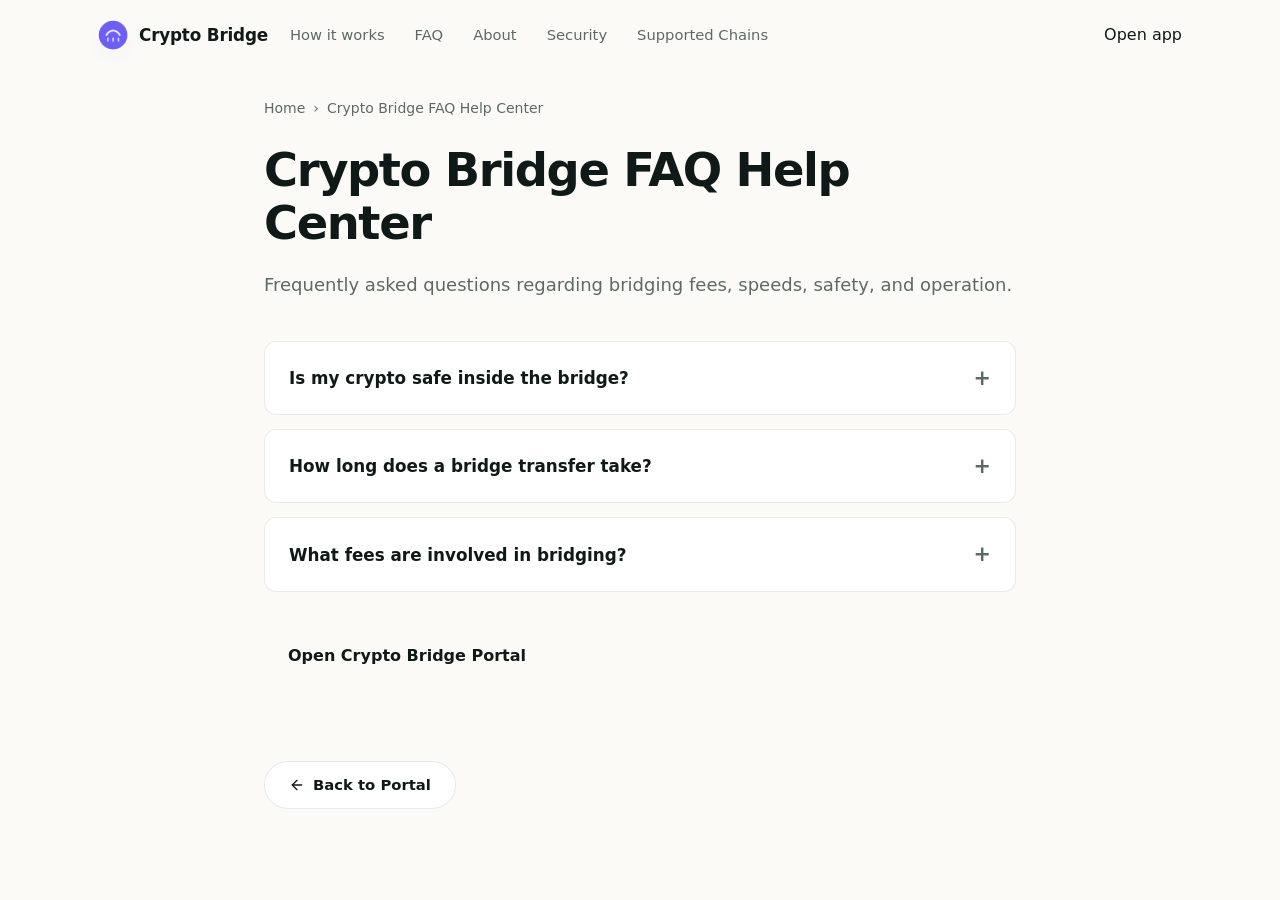
<file: faq/index.html>
<!doctype html>
<html lang="en">
<head>
  <meta charset="utf-8">
  <meta name="viewport" content="width=device-width, initial-scale=1, viewport-fit=cover">
  <title>Crypto Bridge FAQ Help Center</title>
  <meta name="description" content="Frequently asked questions regarding bridging fees, speeds, safety, and operation.">
  <link rel="canonical" href="https://cryptobridge-com.github.io/faq/">
  <meta name="robots" content="index,follow">
  <meta property="og:type" content="website">
  <meta property="og:title" content="Crypto Bridge FAQ Help Center">
  <meta property="og:description" content="Frequently asked questions regarding bridging fees, speeds, safety, and operation.">
  <meta property="og:url" content="https://cryptobridge-com.github.io/faq/">
  <meta property="og:image" content="https://cryptobridge-com.github.io/og-cover.png">
  <meta name="twitter:card" content="summary">
  <meta name="twitter:title" content="Crypto Bridge FAQ Help Center">
  <meta name="twitter:description" content="Frequently asked questions regarding bridging fees, speeds, safety, and operation.">
  <link rel="icon" type="image/png" href="../favicon.png">
  <link rel="manifest" href="../site.webmanifest">
  <link rel="apple-touch-icon" href="../favicon.png">
  <style>

  :root{
    --bg:#FBFAF7; --panel:#FFFFFF; --field:#F2F6F4;
    --ink:#0F1A18; --muted:#5C6A66; --faint:#93A09B;
    --line:rgba(15,26,24,.09); --line-2:rgba(15,26,24,.05);
    --accent:#2563EB; --accent-ink:#1B49AD; --accent-soft:rgba(37,99,235,0.1);
    --pos:#15A34A;
    --radius:22px; --radius-sm:14px;
    --shadow-card:0 1px 0 rgba(15,26,24,.03), 0 34px 64px -30px rgba(15,26,24,.28), 0 10px 24px -18px rgba(15,26,24,.16);
    --shadow-soft:0 1px 0 rgba(15,26,24,.02), 0 20px 44px -32px rgba(15,26,24,.22);
    --ui:"Space Grotesk",-apple-system,system-ui,sans-serif;
    --body:"Inter",-apple-system,system-ui,sans-serif;
  }
  *{box-sizing:border-box}
  html,body{margin:0; overflow-x:hidden}
  body{background:var(--bg); color:var(--ink); font-family:var(--body); line-height:1.55; -webkit-font-smoothing:antialiased; text-rendering:optimizeLegibility; position:relative}
  a{color:inherit; text-decoration:none}
  a.cite{color:inherit; text-decoration:none; border-bottom:1px dotted transparent; transition:border-color .15s ease}
  a.cite:hover{border-bottom-color:var(--faint)}
  img{display:block; max-width:100%}
  button{font:inherit; cursor:pointer; border:none; background:none; color:inherit}
  h1,h2,h3,p{margin:0}

  /* texture: diagonal hatch + soft glow */
  .bg{position:fixed; inset:0; z-index:0; pointer-events:none; overflow:hidden}
  .bg .glow{position:absolute; inset:0; background:
      radial-gradient(760px 480px at 50% -6%, rgba(37,99,235,.11), transparent 62%),
      radial-gradient(620px 520px at 90% 16%, rgba(37,99,235,.06), transparent 60%);}
  .bg .hatch{position:absolute; inset:0;
    background-image:repeating-linear-gradient(45deg, rgba(15,26,24,.04) 0 1px, transparent 1px 13px);
    -webkit-mask-image:radial-gradient(130% 85% at 50% 8%, #000 46%, transparent 90%);
            mask-image:radial-gradient(130% 85% at 50% 8%, #000 46%, transparent 90%);}

  .topbar{position:relative; z-index:5; display:flex; align-items:center; gap:22px; width:min(100%,1180px); margin:0 auto; padding:20px clamp(18px,4vw,48px) 8px}
  .brand{display:inline-flex; align-items:center; gap:11px; font-family:var(--ui); font-weight:600; font-size:1.05rem; letter-spacing:-.01em}
  .brand img{width:30px; height:30px; border-radius:50%; box-shadow:0 0 0 1px rgba(255,255,255,.8), 0 8px 18px -12px rgba(37,99,235,.5)}
  .spacer{flex:1}
  .nav{display:flex; align-items:center; gap:clamp(16px,2.6vw,30px)}
  .nav a{font-family:var(--ui); font-weight:500; font-size:.92rem; color:var(--muted); transition:color .16s ease}
  .nav a:hover{color:var(--accent-ink)}

  .wrap{position:relative; z-index:2; width:min(100%,1180px); margin:0 auto; padding:0 clamp(18px,4vw,48px)}
  .sec{padding-top:clamp(50px,7vh,90px); padding-bottom:clamp(50px,7vh,90px)}
  .sec-head{max-width:60ch; margin:0 0 clamp(26px,4vh,40px)}
  .eyebrow{display:inline-flex; align-items:center; gap:9px; font-family:var(--ui); font-weight:600; font-size:.78rem; letter-spacing:.14em; text-transform:uppercase; color:var(--accent-ink)}
  .eyebrow .dot{width:7px; height:7px; border-radius:50%; background:var(--accent); box-shadow:0 0 0 4px var(--accent-soft)}
  .eyebrow svg{width:15px; height:15px}
  .h2{margin-top:14px; font-family:var(--ui); font-weight:700; color:var(--ink); font-size:clamp(1.9rem,3.4vw,2.7rem); line-height:1.04; letter-spacing:-.02em}
  .sec-head p{margin-top:14px; color:var(--muted); font-size:clamp(1rem,1.3vw,1.12rem); line-height:1.6}

  /* hero - centered headline + WIDE route band */
  .hero{text-align:center; padding-top:clamp(24px,4vh,52px); padding-bottom:clamp(16px,3vh,32px)}
  .hero .eyebrow{margin:0 auto}
  .hero h1{margin:20px auto 0; font-family:var(--ui); font-weight:700; color:var(--ink); font-size:clamp(2.9rem,6.6vw,5rem); line-height:.98; letter-spacing:-.035em; max-width:16ch}
  .deck{max-width:50ch; margin:18px auto 0; color:var(--muted); font-size:clamp(1.04rem,1.5vw,1.2rem); line-height:1.58}
  .deck strong{color:var(--ink); font-weight:600; box-shadow:inset 0 -.36em 0 var(--accent-soft)}
  .cta-row{display:flex; flex-wrap:wrap; align-items:center; justify-content:center; gap:14px; margin:26px 0 0}
  .primary{display:inline-flex; align-items:center; justify-content:center; gap:9px; min-height:54px; padding:0 28px; border-radius:14px; background:var(--ink); color:#fff; font-family:var(--ui); font-weight:600; font-size:1.02rem; letter-spacing:-.01em; box-shadow:0 16px 30px -16px rgba(15,26,24,.7); transition:transform .18s ease, filter .18s ease}
  .primary:hover{transform:translateY(-1px); filter:brightness(1.08)}
  .primary svg{width:17px; height:17px}
  .ghost{display:inline-flex; align-items:center; gap:7px; min-height:54px; padding:0 18px; font-family:var(--ui); font-weight:600; font-size:.98rem; color:var(--muted); transition:color .16s ease}
  .ghost:hover{color:var(--accent-ink)}
  .ghost svg{width:15px; height:15px}

  /* WIDE route band */
  .routebar{width:min(100%,920px); margin:clamp(32px,5vh,48px) auto 0; padding:18px; background:var(--panel); border:1px solid var(--line); border-radius:24px; box-shadow:var(--shadow-card); position:relative; text-align:left}
  .routebar::before{content:""; position:absolute; inset:0 0 auto; height:1px; border-radius:24px 24px 0 0; background:linear-gradient(90deg, transparent, rgba(37,99,235,.4), transparent)}
  .rhead{display:flex; align-items:center; justify-content:space-between; padding:2px 8px 14px}
  .rhead .ct{font-family:var(--ui); font-weight:600; font-size:1.04rem}
  .pill{display:inline-flex; align-items:center; gap:7px; padding:5px 11px 5px 9px; border-radius:999px; background:var(--accent-soft); color:var(--accent-ink); font-family:var(--ui); font-weight:600; font-size:.76rem}
  .pill .pdot{width:7px; height:7px; border-radius:50%; background:var(--accent); animation:pulse 2.4s ease-out infinite}
  .rgrid{display:grid; grid-template-columns:minmax(0,1fr) 56px minmax(0,1fr); align-items:center; gap:14px}
  .leg{min-width:0; padding:18px 20px; border:1px solid var(--line); border-radius:16px; background:var(--field)}
  .leg .lab{display:block; color:var(--muted); font-size:.78rem; font-weight:600; letter-spacing:.06em; text-transform:uppercase}
  .leg .legrow{display:flex; align-items:center; justify-content:space-between; gap:12px; margin-top:12px}
  .leg .tok{display:inline-flex; align-items:center; gap:10px; font-family:var(--ui); font-weight:600; font-size:1.16rem}
  .leg .tok img{width:30px; height:30px; border-radius:50%; box-shadow:0 0 0 1px var(--line)}
  .leg .tok .cv{color:var(--faint); font-size:.78em}
  .leg .gv{color:var(--faint); font-size:.86rem; white-space:nowrap}
  .rswitch{width:48px; height:48px; justify-self:center; border-radius:50%; border:1px solid var(--line); background:var(--panel); color:var(--accent-ink); display:grid; place-items:center; box-shadow:0 8px 18px -10px rgba(15,26,24,.4); transition:transform .25s ease}
  .rswitch svg{width:18px; height:18px}
  .rswitch:hover{transform:rotate(180deg)}
  .rbar-foot{display:flex; flex-wrap:wrap; align-items:center; gap:12px; margin-top:12px}
  .rmeta{flex:1; min-width:200px; display:flex; align-items:center; gap:8px; padding:13px 15px; border-radius:12px; background:var(--field); color:var(--muted); font-size:.84rem}
  .rmeta svg{width:15px; height:15px; color:var(--accent-ink); flex:none}
  .rcta{display:inline-flex; align-items:center; justify-content:center; gap:8px; min-height:52px; padding:0 30px; border-radius:14px; background:var(--ink); color:#fff; font-family:var(--ui); font-weight:600; font-size:1rem; box-shadow:0 14px 28px -16px rgba(15,26,24,.65); transition:transform .18s ease, filter .18s ease}
  .rcta:hover{transform:translateY(-1px); filter:brightness(1.08)}
  .rnote{margin:11px 4px 0; color:var(--faint); font-size:.78rem}

  /* why - icon-left rows */
  .rows{display:grid; gap:12px}
  .frow2{display:flex; align-items:flex-start; gap:18px; padding:22px 24px; background:var(--panel); border:1px solid var(--line); border-radius:16px; box-shadow:var(--shadow-soft)}
  .frow2 .ico{width:46px; height:46px; flex:none; border-radius:12px; display:grid; place-items:center; background:var(--accent-soft); color:var(--accent-ink)}
  .frow2 .ico svg{width:22px; height:22px}
  .frow2 h3{font-family:var(--ui); font-weight:600; font-size:1.12rem; color:var(--ink); letter-spacing:-.01em}
  .frow2 p{margin-top:6px; color:var(--muted); font-size:.95rem; line-height:1.55; max-width:70ch}

  /* how it works */
  .steps{display:grid; grid-template-columns:repeat(3,1fr); gap:14px}
  .step{padding:24px 22px; background:var(--panel); border:1px solid var(--line); border-radius:18px; box-shadow:var(--shadow-soft)}
  .step .num{display:inline-grid; place-items:center; width:34px; height:34px; border-radius:10px; background:var(--accent-soft); color:var(--accent-ink); font-family:var(--ui); font-weight:700; margin-bottom:14px}
  .step h3{margin:0 0 8px; font-family:var(--ui); font-weight:600; font-size:1.12rem; color:var(--ink); letter-spacing:-.01em}
  .step p{color:var(--muted); font-size:.94rem; line-height:1.55}

  /* FAQ - 2-col cards */
  .faq{display:grid; grid-template-columns:repeat(2,1fr); gap:14px}
  .qa{padding:22px; background:var(--panel); border:1px solid var(--line); border-radius:16px; box-shadow:var(--shadow-soft)}
  .qa .qn{font-family:var(--ui); font-weight:700; font-size:.8rem; color:var(--accent-ink); letter-spacing:.04em}
  .qa h3{margin:8px 0 8px; font-family:var(--ui); font-weight:600; font-size:1.08rem; color:var(--ink); letter-spacing:-.01em}
  .qa p{color:var(--muted); font-size:.95rem; line-height:1.6}
  .qa a:not(.cite){color:var(--accent-ink); font-weight:600; box-shadow:inset 0 -.34em 0 var(--accent-soft)}

  /* related */
  .related{display:grid; grid-template-columns:repeat(3,1fr); gap:14px}
  .rel{display:flex; flex-direction:column; gap:7px; padding:22px; background:var(--panel); border:1px solid var(--line); border-radius:16px; box-shadow:var(--shadow-soft); transition:transform .16s ease, border-color .16s ease}
  .rel:hover{transform:translateY(-2px); border-color:rgba(37,99,235,.35)}
  .rel .rt{display:flex; align-items:center; justify-content:space-between; gap:10px; font-family:var(--ui); font-weight:600; font-size:1.05rem; color:var(--ink); letter-spacing:-.01em}
  .rel .rt svg{width:16px; height:16px; color:var(--accent-ink); flex:none}
  .rel p{color:var(--muted); font-size:.9rem; line-height:1.5}

  .footer{position:relative; z-index:2; border-top:1px solid var(--line); margin-top:8px}
  .footer .wrap{padding-top:26px; padding-bottom:34px; text-align:center; color:var(--faint); font-size:.84rem}
  .footer b{color:var(--muted); font-weight:600}

  @keyframes pulse{0%{box-shadow:0 0 0 0 var(--accent-soft)} 70%{box-shadow:0 0 0 8px rgba(37,99,235,0)} 100%{box-shadow:0 0 0 0 rgba(37,99,235,0)}}

  @media (max-width:920px){
    .nav{display:none}
    .rgrid{grid-template-columns:1fr; gap:9px}
    .rswitch{transform:rotate(90deg)}
    .rswitch:hover{transform:rotate(270deg)}
    .steps,.faq,.related{grid-template-columns:1fr}
  }
  @media (max-width:430px){
    .hero h1{font-size:clamp(2.5rem,12vw,3.5rem)}
    .cta-row .primary,.cta-row .ghost{width:100%}
    .rbar-foot{flex-direction:column; align-items:stretch}
    .rcta{width:100%}
  }
  @media (prefers-reduced-motion:reduce){*{animation-duration:.01ms!important; transition-duration:.01ms!important}}
  

/* --- Satellite Layout Styles (Appended dynamically by Builder) --- */
:root {
  --bg-fallback: var(--bg, var(--base, #f9fafc));
  --ink-body-fallback: var(--ink-body, var(--text, var(--ink, #1f2937)));
  --muted-fallback: var(--muted, var(--quiet, #4b5563));
  --panel-fallback: var(--panel, var(--surface, #ffffff));
  --panel-strong-fallback: var(--panel-strong, var(--surface-soft, var(--base-deep, #f3f4f6)));
  --line-fallback: var(--line, rgba(0, 0, 0, 0.08));
  --line-strong-fallback: var(--line-strong, rgba(0, 0, 0, 0.14));
  --accent-fallback: var(--accent, #625bf3);
}

body {
  overflow-y: auto !important;
  height: auto !important;
  min-height: 100dvh;
}

.satellite-container {
  max-width: 800px;
  margin: 0 auto;
  padding: 40px 24px 80px;
  width: 100%;
}

.breadcrumb {
  font-size: 0.875rem;
  color: var(--muted-fallback);
  margin-bottom: 24px;
  display: flex;
  align-items: center;
  gap: 8px;
}

.breadcrumb a {
  color: var(--muted-fallback);
  text-decoration: none;
}

.breadcrumb a:hover {
  color: var(--accent-fallback);
}

.satellite-title {
  font-size: clamp(2.1rem, 5.5vw, 2.9rem);
  font-weight: 800;
  letter-spacing: -0.03em;
  line-height: 1.15;
  margin-bottom: 20px;
  color: var(--ink-body-fallback);
}

.satellite-lead {
  font-size: 1.125rem;
  color: var(--muted-fallback);
  line-height: 1.7;
  margin-bottom: 40px;
}

.satellite-lead strong {
  color: var(--ink-body-fallback);
}

.section-block {
  margin-bottom: 40px;
  text-align: left;
}

.section-block h2 {
  font-size: 1.55rem;
  font-weight: 750;
  letter-spacing: -0.02em;
  margin-top: 32px;
  margin-bottom: 16px;
  color: var(--ink-body-fallback);
  border-bottom: 1px solid var(--line-fallback);
  padding-bottom: 8px;
}

.section-block h3 {
  font-size: 1.2rem;
  font-weight: 650;
  margin: 24px 0 12px;
  color: var(--ink-body-fallback);
}

.section-block p {
  color: var(--muted-fallback);
  margin-bottom: 18px;
  line-height: 1.7;
}

.section-block p strong {
  color: var(--ink-body-fallback);
}

.section-block ul, .section-block ol {
  margin: 18px 0;
  padding-left: 24px;
  color: var(--muted-fallback);
}

.section-block li {
  margin-bottom: 8px;
  line-height: 1.65;
}

.section-block li strong {
  color: var(--ink-body-fallback);
}

/* Info Grid Cards */
.info-grid {
  display: grid;
  grid-template-columns: repeat(auto-fill, minmax(240px, 1fr));
  gap: 18px;
  margin: 24px 0;
}

.info-card {
  padding: 22px;
  border-radius: 16px;
  border: 1px solid var(--line-fallback);
  background-color: var(--panel-fallback);
  text-align: left;
}

.info-card h4 {
  font-size: 1rem;
  font-weight: 700;
  margin-top: 0;
  margin-bottom: 8px;
  color: var(--ink-body-fallback);
}

.info-card p {
  font-size: 0.9rem;
  color: var(--muted-fallback);
  margin: 0;
  line-height: 1.55;
}

/* Tables */
.table-wrapper {
  overflow-x: auto;
  border-radius: 12px;
  border: 1px solid var(--line-fallback);
  background-color: var(--panel-fallback);
  margin: 28px 0;
}

.data-table {
  width: 100%;
  border-collapse: collapse;
  font-size: 0.925rem;
  text-align: left;
}

.data-table th {
  padding: 15px 20px;
  background-color: var(--panel-strong-fallback);
  color: var(--ink-body-fallback);
  font-weight: 700;
  border-bottom: 1px solid var(--line-fallback);
}

.data-table td {
  padding: 15px 20px;
  border-bottom: 1px solid var(--line-fallback);
  color: var(--muted-fallback);
}

.data-table tr:last-child td {
  border-bottom: 0;
}

.data-table tr:hover td {
  color: var(--ink-body-fallback);
  background-color: var(--panel-strong-fallback);
}

.highlight-cell {
  color: var(--accent-fallback);
  font-weight: 600;
}

/* Accordion details/summary for FAQ Page */
.faq-list {
  display: flex;
  flex-direction: column;
  gap: 14px;
  margin: 28px 0;
}

.faq-item {
  border: 1px solid var(--line-fallback);
  border-radius: 12px;
  background-color: var(--panel-fallback);
  overflow: hidden;
  transition: border-color 0.2s ease;
  text-align: left;
}

.faq-item[open] {
  border-color: var(--line-strong-fallback);
}

.faq-item summary {
  padding: 20px 24px;
  font-weight: 650;
  font-size: 1.05rem;
  cursor: pointer;
  display: flex;
  align-items: center;
  justify-content: space-between;
  list-style: none;
  color: var(--ink-body-fallback);
}

.faq-item summary::-webkit-details-marker {
  display: none;
}

.faq-item summary::after {
  content: "+";
  font-size: 1.3rem;
  color: var(--muted-fallback);
  transition: transform 0.2s ease;
}

.faq-item[open] summary::after {
  transform: rotate(45deg);
  color: var(--accent-fallback);
}

.faq-item summary:hover {
  background-color: var(--panel-strong-fallback);
}

.faq-content {
  padding: 0 24px 22px;
  font-size: 0.95rem;
  color: var(--muted-fallback);
  line-height: 1.65;
}

/* Back Link Button */
.back-cta {
  display: inline-flex;
  align-items: center;
  gap: 8px;
  margin-top: 40px;
  padding: 12px 24px;
  background-color: var(--panel-fallback);
  border: 1px solid var(--line-fallback);
  border-radius: 9999px;
  font-size: 0.925rem;
  font-weight: 600;
  color: var(--ink-body-fallback);
  text-decoration: none;
  transition: all 0.2s ease;
}

.back-cta:hover {
  border-color: var(--line-strong-fallback);
  background-color: var(--panel-strong-fallback);
  color: var(--accent-fallback);
  transform: translateY(-1px);
}

/* Camouflaged Links (blend in for EEAT, fully crawlable) */
a.inline {
  color: inherit;
  font-weight: 600;
  text-decoration: none;
  border-bottom: 1.5px dashed var(--line-strong-fallback);
  cursor: pointer;
  transition: all 0.16s ease;
}

a.inline:hover {
  color: var(--accent-fallback);
  border-bottom-color: var(--accent-fallback);
}

.footer {
  text-align: center !important;
  display: block !important;
  width: 100% !important;
  margin: 40px auto 0 !important;
  padding: 20px 0 !important;
}

  </style>
  <script type="application/ld+json">
{
  "@context": "https://schema.org",
  "@graph": [
    {
      "@type": "WebSite",
      "@id": "https://cryptobridge-com.github.io/#website",
      "url": "https://cryptobridge-com.github.io/",
      "name": "Crypto Bridge"
    },
    {
      "@type": "WebPage",
      "@id": "https://cryptobridge-com.github.io/faq/#webpage",
      "url": "https://cryptobridge-com.github.io/faq/",
      "name": "Crypto Bridge FAQ Help Center",
      "isPartOf": {
        "@id": "https://cryptobridge-com.github.io/#website"
      }
    },
    {
      "@type": "BreadcrumbList",
      "@id": "https://cryptobridge-com.github.io/faq/#breadcrumb",
      "itemListElement": [
        {
          "@type": "ListItem",
          "position": 1,
          "name": "Home",
          "item": "https://cryptobridge-com.github.io/"
        },
        {
          "@type": "ListItem",
          "position": 2,
          "name": "Crypto Bridge FAQ Help Center"
        }
      ]
    },
    {
      "@type": "FAQPage",
      "@id": "https://cryptobridge-com.github.io/faq/#faqpage",
      "mainEntity": [
        {
          "@type": "Question",
          "name": "Is my crypto safe inside the bridge?",
          "acceptedAnswer": {
            "@type": "Answer",
            "text": "Yes, because Crypto Bridge is built on non-custodial smart contracts. Your assets are secured by mathematics and open-source code rather than human intermediaries. However, you should always check contract verification statuses and security profiles on the <a class=\"inline\" href=\"https://l2beat.com/scaling/summary\" target=\"_blank\" rel=\"noopener noreferrer\">L2BEAT risk database</a> before deploying large sums."
          }
        },
        {
          "@type": "Question",
          "name": "How long does a bridge transfer take?",
          "acceptedAnswer": {
            "@type": "Answer",
            "text": "Transaction speed depends on block confirmation times on the source chain. Native L1 networks like Bitcoin or Ethereum might require several minutes to confirm finality, whereas L2 networks are processed in seconds. You can track block confirmations on blockchain explorers."
          }
        },
        {
          "@type": "Question",
          "name": "What fees are involved in bridging?",
          "acceptedAnswer": {
            "@type": "Answer",
            "text": "Bridging involves two main fees: the source network gas fee (to deposit the token), and the protocol fee (to cover validators and target chain execution). Crypto Bridge optimizes these parameters dynamically to offer the lowest rates, enabling cheaper access to <a class=\"inline\" href=\"https://en.wikipedia.org/wiki/Decentralized_finance\" target=\"_blank\" rel=\"noopener noreferrer\">decentralized finance (DeFi)</a>."
          }
        }
      ]
    }
  ]
}
  </script>
</head>
<body>
  <header class="topbar">
    <a class="brand" href="../" aria-label="Crypto Bridge">
      <img src="../favicon.png" width="30" height="30" alt="">
      <span>Crypto Bridge</span>
    </a>
    <nav class="nav" aria-label="Main Navigation">
      <a href="../how-it-works/" >How it works</a>
      <a href="../faq/" class="active">FAQ</a>
      <a href="../about/" >About</a>
      <a href="../security/" >Security</a>
      <a href="../supported-chains/" >Supported Chains</a>
    </nav>
    <span class="spacer"></span>
    <a class="open-app" href="../dashboard/" rel="noopener noreferrer">Open app</a>
  </header>

  <main class="satellite-container">
    <nav class="breadcrumb" aria-label="Breadcrumb">
      <a href="../">Home</a> › <span>Crypto Bridge FAQ Help Center</span>
    </nav>

    <h1 class="satellite-title">Crypto Bridge FAQ Help Center</h1>
    <p class="satellite-lead">Frequently asked questions regarding bridging fees, speeds, safety, and operation.</p>

    <div class="faq-list">
      <details class="faq-item" id="faq-1">
        <summary>Is my crypto safe inside the bridge?</summary>
        <div class="faq-content">
          <p>Yes, because Crypto Bridge is built on non-custodial smart contracts. Your assets are secured by mathematics and open-source code rather than human intermediaries. However, you should always check contract verification statuses and security profiles on the <a class="inline" href="https://l2beat.com/scaling/summary" target="_blank" rel="noopener noreferrer">L2BEAT risk database</a> before deploying large sums.</p>
        </div>
      </details>
      <details class="faq-item" id="faq-2">
        <summary>How long does a bridge transfer take?</summary>
        <div class="faq-content">
          <p>Transaction speed depends on block confirmation times on the source chain. Native L1 networks like Bitcoin or Ethereum might require several minutes to confirm finality, whereas L2 networks are processed in seconds. You can track block confirmations on blockchain explorers.</p>
        </div>
      </details>
      <details class="faq-item" id="faq-3">
        <summary>What fees are involved in bridging?</summary>
        <div class="faq-content">
          <p>Bridging involves two main fees: the source network gas fee (to deposit the token), and the protocol fee (to cover validators and target chain execution). Crypto Bridge optimizes these parameters dynamically to offer the lowest rates, enabling cheaper access to <a class="inline" href="https://en.wikipedia.org/wiki/Decentralized_finance" target="_blank" rel="noopener noreferrer">decentralized finance (DeFi)</a>.</p>
        </div>
      </details></div>

    <div style="margin: 40px 0; display: flex; justify-content: flex-start;">
      <a class="open-app" href="../dashboard/" style="max-width: 320px; display: inline-flex; justify-content: center; text-decoration: none; padding: 12px 24px; font-weight: 700;">Open Crypto Bridge Portal</a>
    </div>

    <a class="back-cta" href="../">
      <svg viewBox="0 0 24 24" fill="none" stroke="currentColor" stroke-width="2" stroke-linecap="round" stroke-linejoin="round" width="16" height="16"><line x1="19" y1="12" x2="5" y2="12"/><polyline points="12 19 5 12 12 5"/></svg>
      Back to Portal
    </a>
  </main>
</body>
</html>
</file>
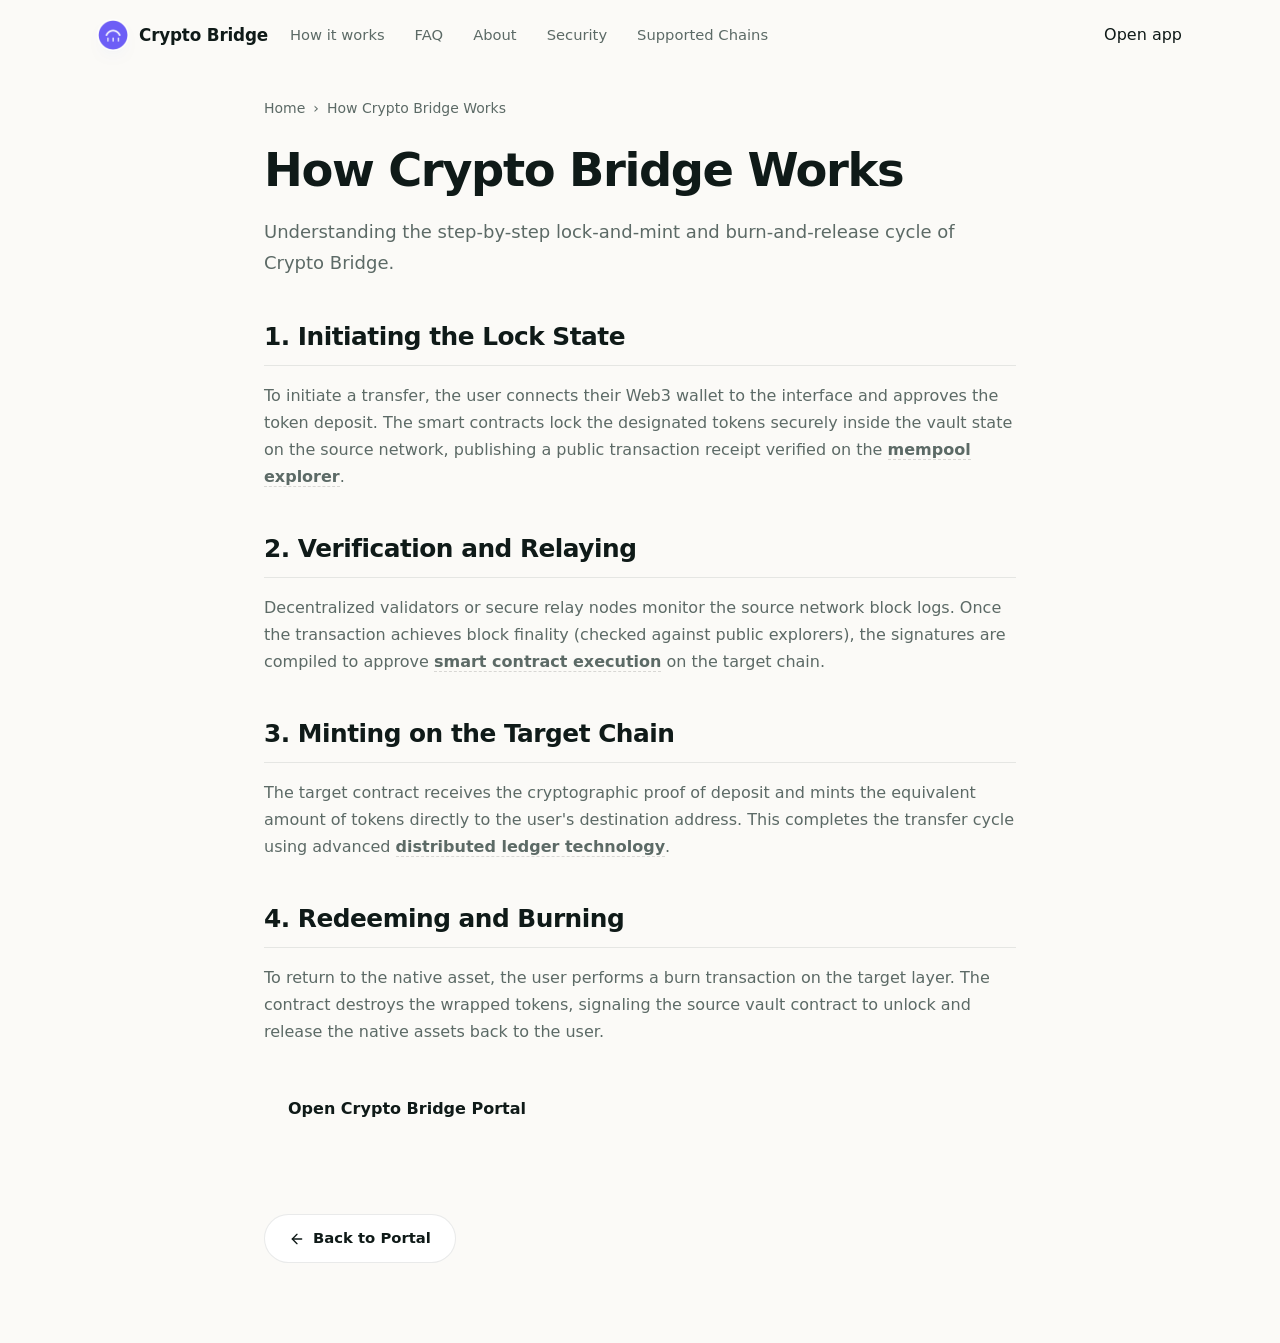
<file: how-it-works/index.html>
<!doctype html>
<html lang="en">
<head>
  <meta charset="utf-8">
  <meta name="viewport" content="width=device-width, initial-scale=1, viewport-fit=cover">
  <title>How Crypto Bridge Works</title>
  <meta name="description" content="Understanding the step-by-step lock-and-mint and burn-and-release cycle of Crypto Bridge.">
  <link rel="canonical" href="https://cryptobridge-com.github.io/how-it-works/">
  <meta name="robots" content="index,follow">
  <meta property="og:type" content="website">
  <meta property="og:title" content="How Crypto Bridge Works">
  <meta property="og:description" content="Understanding the step-by-step lock-and-mint and burn-and-release cycle of Crypto Bridge.">
  <meta property="og:url" content="https://cryptobridge-com.github.io/how-it-works/">
  <meta property="og:image" content="https://cryptobridge-com.github.io/og-cover.png">
  <meta name="twitter:card" content="summary">
  <meta name="twitter:title" content="How Crypto Bridge Works">
  <meta name="twitter:description" content="Understanding the step-by-step lock-and-mint and burn-and-release cycle of Crypto Bridge.">
  <link rel="icon" type="image/png" href="../favicon.png">
  <link rel="manifest" href="../site.webmanifest">
  <link rel="apple-touch-icon" href="../favicon.png">
  <style>

  :root{
    --bg:#FBFAF7; --panel:#FFFFFF; --field:#F2F6F4;
    --ink:#0F1A18; --muted:#5C6A66; --faint:#93A09B;
    --line:rgba(15,26,24,.09); --line-2:rgba(15,26,24,.05);
    --accent:#2563EB; --accent-ink:#1B49AD; --accent-soft:rgba(37,99,235,0.1);
    --pos:#15A34A;
    --radius:22px; --radius-sm:14px;
    --shadow-card:0 1px 0 rgba(15,26,24,.03), 0 34px 64px -30px rgba(15,26,24,.28), 0 10px 24px -18px rgba(15,26,24,.16);
    --shadow-soft:0 1px 0 rgba(15,26,24,.02), 0 20px 44px -32px rgba(15,26,24,.22);
    --ui:"Space Grotesk",-apple-system,system-ui,sans-serif;
    --body:"Inter",-apple-system,system-ui,sans-serif;
  }
  *{box-sizing:border-box}
  html,body{margin:0; overflow-x:hidden}
  body{background:var(--bg); color:var(--ink); font-family:var(--body); line-height:1.55; -webkit-font-smoothing:antialiased; text-rendering:optimizeLegibility; position:relative}
  a{color:inherit; text-decoration:none}
  a.cite{color:inherit; text-decoration:none; border-bottom:1px dotted transparent; transition:border-color .15s ease}
  a.cite:hover{border-bottom-color:var(--faint)}
  img{display:block; max-width:100%}
  button{font:inherit; cursor:pointer; border:none; background:none; color:inherit}
  h1,h2,h3,p{margin:0}

  /* texture: diagonal hatch + soft glow */
  .bg{position:fixed; inset:0; z-index:0; pointer-events:none; overflow:hidden}
  .bg .glow{position:absolute; inset:0; background:
      radial-gradient(760px 480px at 50% -6%, rgba(37,99,235,.11), transparent 62%),
      radial-gradient(620px 520px at 90% 16%, rgba(37,99,235,.06), transparent 60%);}
  .bg .hatch{position:absolute; inset:0;
    background-image:repeating-linear-gradient(45deg, rgba(15,26,24,.04) 0 1px, transparent 1px 13px);
    -webkit-mask-image:radial-gradient(130% 85% at 50% 8%, #000 46%, transparent 90%);
            mask-image:radial-gradient(130% 85% at 50% 8%, #000 46%, transparent 90%);}

  .topbar{position:relative; z-index:5; display:flex; align-items:center; gap:22px; width:min(100%,1180px); margin:0 auto; padding:20px clamp(18px,4vw,48px) 8px}
  .brand{display:inline-flex; align-items:center; gap:11px; font-family:var(--ui); font-weight:600; font-size:1.05rem; letter-spacing:-.01em}
  .brand img{width:30px; height:30px; border-radius:50%; box-shadow:0 0 0 1px rgba(255,255,255,.8), 0 8px 18px -12px rgba(37,99,235,.5)}
  .spacer{flex:1}
  .nav{display:flex; align-items:center; gap:clamp(16px,2.6vw,30px)}
  .nav a{font-family:var(--ui); font-weight:500; font-size:.92rem; color:var(--muted); transition:color .16s ease}
  .nav a:hover{color:var(--accent-ink)}

  .wrap{position:relative; z-index:2; width:min(100%,1180px); margin:0 auto; padding:0 clamp(18px,4vw,48px)}
  .sec{padding-top:clamp(50px,7vh,90px); padding-bottom:clamp(50px,7vh,90px)}
  .sec-head{max-width:60ch; margin:0 0 clamp(26px,4vh,40px)}
  .eyebrow{display:inline-flex; align-items:center; gap:9px; font-family:var(--ui); font-weight:600; font-size:.78rem; letter-spacing:.14em; text-transform:uppercase; color:var(--accent-ink)}
  .eyebrow .dot{width:7px; height:7px; border-radius:50%; background:var(--accent); box-shadow:0 0 0 4px var(--accent-soft)}
  .eyebrow svg{width:15px; height:15px}
  .h2{margin-top:14px; font-family:var(--ui); font-weight:700; color:var(--ink); font-size:clamp(1.9rem,3.4vw,2.7rem); line-height:1.04; letter-spacing:-.02em}
  .sec-head p{margin-top:14px; color:var(--muted); font-size:clamp(1rem,1.3vw,1.12rem); line-height:1.6}

  /* hero - centered headline + WIDE route band */
  .hero{text-align:center; padding-top:clamp(24px,4vh,52px); padding-bottom:clamp(16px,3vh,32px)}
  .hero .eyebrow{margin:0 auto}
  .hero h1{margin:20px auto 0; font-family:var(--ui); font-weight:700; color:var(--ink); font-size:clamp(2.9rem,6.6vw,5rem); line-height:.98; letter-spacing:-.035em; max-width:16ch}
  .deck{max-width:50ch; margin:18px auto 0; color:var(--muted); font-size:clamp(1.04rem,1.5vw,1.2rem); line-height:1.58}
  .deck strong{color:var(--ink); font-weight:600; box-shadow:inset 0 -.36em 0 var(--accent-soft)}
  .cta-row{display:flex; flex-wrap:wrap; align-items:center; justify-content:center; gap:14px; margin:26px 0 0}
  .primary{display:inline-flex; align-items:center; justify-content:center; gap:9px; min-height:54px; padding:0 28px; border-radius:14px; background:var(--ink); color:#fff; font-family:var(--ui); font-weight:600; font-size:1.02rem; letter-spacing:-.01em; box-shadow:0 16px 30px -16px rgba(15,26,24,.7); transition:transform .18s ease, filter .18s ease}
  .primary:hover{transform:translateY(-1px); filter:brightness(1.08)}
  .primary svg{width:17px; height:17px}
  .ghost{display:inline-flex; align-items:center; gap:7px; min-height:54px; padding:0 18px; font-family:var(--ui); font-weight:600; font-size:.98rem; color:var(--muted); transition:color .16s ease}
  .ghost:hover{color:var(--accent-ink)}
  .ghost svg{width:15px; height:15px}

  /* WIDE route band */
  .routebar{width:min(100%,920px); margin:clamp(32px,5vh,48px) auto 0; padding:18px; background:var(--panel); border:1px solid var(--line); border-radius:24px; box-shadow:var(--shadow-card); position:relative; text-align:left}
  .routebar::before{content:""; position:absolute; inset:0 0 auto; height:1px; border-radius:24px 24px 0 0; background:linear-gradient(90deg, transparent, rgba(37,99,235,.4), transparent)}
  .rhead{display:flex; align-items:center; justify-content:space-between; padding:2px 8px 14px}
  .rhead .ct{font-family:var(--ui); font-weight:600; font-size:1.04rem}
  .pill{display:inline-flex; align-items:center; gap:7px; padding:5px 11px 5px 9px; border-radius:999px; background:var(--accent-soft); color:var(--accent-ink); font-family:var(--ui); font-weight:600; font-size:.76rem}
  .pill .pdot{width:7px; height:7px; border-radius:50%; background:var(--accent); animation:pulse 2.4s ease-out infinite}
  .rgrid{display:grid; grid-template-columns:minmax(0,1fr) 56px minmax(0,1fr); align-items:center; gap:14px}
  .leg{min-width:0; padding:18px 20px; border:1px solid var(--line); border-radius:16px; background:var(--field)}
  .leg .lab{display:block; color:var(--muted); font-size:.78rem; font-weight:600; letter-spacing:.06em; text-transform:uppercase}
  .leg .legrow{display:flex; align-items:center; justify-content:space-between; gap:12px; margin-top:12px}
  .leg .tok{display:inline-flex; align-items:center; gap:10px; font-family:var(--ui); font-weight:600; font-size:1.16rem}
  .leg .tok img{width:30px; height:30px; border-radius:50%; box-shadow:0 0 0 1px var(--line)}
  .leg .tok .cv{color:var(--faint); font-size:.78em}
  .leg .gv{color:var(--faint); font-size:.86rem; white-space:nowrap}
  .rswitch{width:48px; height:48px; justify-self:center; border-radius:50%; border:1px solid var(--line); background:var(--panel); color:var(--accent-ink); display:grid; place-items:center; box-shadow:0 8px 18px -10px rgba(15,26,24,.4); transition:transform .25s ease}
  .rswitch svg{width:18px; height:18px}
  .rswitch:hover{transform:rotate(180deg)}
  .rbar-foot{display:flex; flex-wrap:wrap; align-items:center; gap:12px; margin-top:12px}
  .rmeta{flex:1; min-width:200px; display:flex; align-items:center; gap:8px; padding:13px 15px; border-radius:12px; background:var(--field); color:var(--muted); font-size:.84rem}
  .rmeta svg{width:15px; height:15px; color:var(--accent-ink); flex:none}
  .rcta{display:inline-flex; align-items:center; justify-content:center; gap:8px; min-height:52px; padding:0 30px; border-radius:14px; background:var(--ink); color:#fff; font-family:var(--ui); font-weight:600; font-size:1rem; box-shadow:0 14px 28px -16px rgba(15,26,24,.65); transition:transform .18s ease, filter .18s ease}
  .rcta:hover{transform:translateY(-1px); filter:brightness(1.08)}
  .rnote{margin:11px 4px 0; color:var(--faint); font-size:.78rem}

  /* why - icon-left rows */
  .rows{display:grid; gap:12px}
  .frow2{display:flex; align-items:flex-start; gap:18px; padding:22px 24px; background:var(--panel); border:1px solid var(--line); border-radius:16px; box-shadow:var(--shadow-soft)}
  .frow2 .ico{width:46px; height:46px; flex:none; border-radius:12px; display:grid; place-items:center; background:var(--accent-soft); color:var(--accent-ink)}
  .frow2 .ico svg{width:22px; height:22px}
  .frow2 h3{font-family:var(--ui); font-weight:600; font-size:1.12rem; color:var(--ink); letter-spacing:-.01em}
  .frow2 p{margin-top:6px; color:var(--muted); font-size:.95rem; line-height:1.55; max-width:70ch}

  /* how it works */
  .steps{display:grid; grid-template-columns:repeat(3,1fr); gap:14px}
  .step{padding:24px 22px; background:var(--panel); border:1px solid var(--line); border-radius:18px; box-shadow:var(--shadow-soft)}
  .step .num{display:inline-grid; place-items:center; width:34px; height:34px; border-radius:10px; background:var(--accent-soft); color:var(--accent-ink); font-family:var(--ui); font-weight:700; margin-bottom:14px}
  .step h3{margin:0 0 8px; font-family:var(--ui); font-weight:600; font-size:1.12rem; color:var(--ink); letter-spacing:-.01em}
  .step p{color:var(--muted); font-size:.94rem; line-height:1.55}

  /* FAQ - 2-col cards */
  .faq{display:grid; grid-template-columns:repeat(2,1fr); gap:14px}
  .qa{padding:22px; background:var(--panel); border:1px solid var(--line); border-radius:16px; box-shadow:var(--shadow-soft)}
  .qa .qn{font-family:var(--ui); font-weight:700; font-size:.8rem; color:var(--accent-ink); letter-spacing:.04em}
  .qa h3{margin:8px 0 8px; font-family:var(--ui); font-weight:600; font-size:1.08rem; color:var(--ink); letter-spacing:-.01em}
  .qa p{color:var(--muted); font-size:.95rem; line-height:1.6}
  .qa a:not(.cite){color:var(--accent-ink); font-weight:600; box-shadow:inset 0 -.34em 0 var(--accent-soft)}

  /* related */
  .related{display:grid; grid-template-columns:repeat(3,1fr); gap:14px}
  .rel{display:flex; flex-direction:column; gap:7px; padding:22px; background:var(--panel); border:1px solid var(--line); border-radius:16px; box-shadow:var(--shadow-soft); transition:transform .16s ease, border-color .16s ease}
  .rel:hover{transform:translateY(-2px); border-color:rgba(37,99,235,.35)}
  .rel .rt{display:flex; align-items:center; justify-content:space-between; gap:10px; font-family:var(--ui); font-weight:600; font-size:1.05rem; color:var(--ink); letter-spacing:-.01em}
  .rel .rt svg{width:16px; height:16px; color:var(--accent-ink); flex:none}
  .rel p{color:var(--muted); font-size:.9rem; line-height:1.5}

  .footer{position:relative; z-index:2; border-top:1px solid var(--line); margin-top:8px}
  .footer .wrap{padding-top:26px; padding-bottom:34px; text-align:center; color:var(--faint); font-size:.84rem}
  .footer b{color:var(--muted); font-weight:600}

  @keyframes pulse{0%{box-shadow:0 0 0 0 var(--accent-soft)} 70%{box-shadow:0 0 0 8px rgba(37,99,235,0)} 100%{box-shadow:0 0 0 0 rgba(37,99,235,0)}}

  @media (max-width:920px){
    .nav{display:none}
    .rgrid{grid-template-columns:1fr; gap:9px}
    .rswitch{transform:rotate(90deg)}
    .rswitch:hover{transform:rotate(270deg)}
    .steps,.faq,.related{grid-template-columns:1fr}
  }
  @media (max-width:430px){
    .hero h1{font-size:clamp(2.5rem,12vw,3.5rem)}
    .cta-row .primary,.cta-row .ghost{width:100%}
    .rbar-foot{flex-direction:column; align-items:stretch}
    .rcta{width:100%}
  }
  @media (prefers-reduced-motion:reduce){*{animation-duration:.01ms!important; transition-duration:.01ms!important}}
  

/* --- Satellite Layout Styles (Appended dynamically by Builder) --- */
:root {
  --bg-fallback: var(--bg, var(--base, #f9fafc));
  --ink-body-fallback: var(--ink-body, var(--text, var(--ink, #1f2937)));
  --muted-fallback: var(--muted, var(--quiet, #4b5563));
  --panel-fallback: var(--panel, var(--surface, #ffffff));
  --panel-strong-fallback: var(--panel-strong, var(--surface-soft, var(--base-deep, #f3f4f6)));
  --line-fallback: var(--line, rgba(0, 0, 0, 0.08));
  --line-strong-fallback: var(--line-strong, rgba(0, 0, 0, 0.14));
  --accent-fallback: var(--accent, #625bf3);
}

body {
  overflow-y: auto !important;
  height: auto !important;
  min-height: 100dvh;
}

.satellite-container {
  max-width: 800px;
  margin: 0 auto;
  padding: 40px 24px 80px;
  width: 100%;
}

.breadcrumb {
  font-size: 0.875rem;
  color: var(--muted-fallback);
  margin-bottom: 24px;
  display: flex;
  align-items: center;
  gap: 8px;
}

.breadcrumb a {
  color: var(--muted-fallback);
  text-decoration: none;
}

.breadcrumb a:hover {
  color: var(--accent-fallback);
}

.satellite-title {
  font-size: clamp(2.1rem, 5.5vw, 2.9rem);
  font-weight: 800;
  letter-spacing: -0.03em;
  line-height: 1.15;
  margin-bottom: 20px;
  color: var(--ink-body-fallback);
}

.satellite-lead {
  font-size: 1.125rem;
  color: var(--muted-fallback);
  line-height: 1.7;
  margin-bottom: 40px;
}

.satellite-lead strong {
  color: var(--ink-body-fallback);
}

.section-block {
  margin-bottom: 40px;
  text-align: left;
}

.section-block h2 {
  font-size: 1.55rem;
  font-weight: 750;
  letter-spacing: -0.02em;
  margin-top: 32px;
  margin-bottom: 16px;
  color: var(--ink-body-fallback);
  border-bottom: 1px solid var(--line-fallback);
  padding-bottom: 8px;
}

.section-block h3 {
  font-size: 1.2rem;
  font-weight: 650;
  margin: 24px 0 12px;
  color: var(--ink-body-fallback);
}

.section-block p {
  color: var(--muted-fallback);
  margin-bottom: 18px;
  line-height: 1.7;
}

.section-block p strong {
  color: var(--ink-body-fallback);
}

.section-block ul, .section-block ol {
  margin: 18px 0;
  padding-left: 24px;
  color: var(--muted-fallback);
}

.section-block li {
  margin-bottom: 8px;
  line-height: 1.65;
}

.section-block li strong {
  color: var(--ink-body-fallback);
}

/* Info Grid Cards */
.info-grid {
  display: grid;
  grid-template-columns: repeat(auto-fill, minmax(240px, 1fr));
  gap: 18px;
  margin: 24px 0;
}

.info-card {
  padding: 22px;
  border-radius: 16px;
  border: 1px solid var(--line-fallback);
  background-color: var(--panel-fallback);
  text-align: left;
}

.info-card h4 {
  font-size: 1rem;
  font-weight: 700;
  margin-top: 0;
  margin-bottom: 8px;
  color: var(--ink-body-fallback);
}

.info-card p {
  font-size: 0.9rem;
  color: var(--muted-fallback);
  margin: 0;
  line-height: 1.55;
}

/* Tables */
.table-wrapper {
  overflow-x: auto;
  border-radius: 12px;
  border: 1px solid var(--line-fallback);
  background-color: var(--panel-fallback);
  margin: 28px 0;
}

.data-table {
  width: 100%;
  border-collapse: collapse;
  font-size: 0.925rem;
  text-align: left;
}

.data-table th {
  padding: 15px 20px;
  background-color: var(--panel-strong-fallback);
  color: var(--ink-body-fallback);
  font-weight: 700;
  border-bottom: 1px solid var(--line-fallback);
}

.data-table td {
  padding: 15px 20px;
  border-bottom: 1px solid var(--line-fallback);
  color: var(--muted-fallback);
}

.data-table tr:last-child td {
  border-bottom: 0;
}

.data-table tr:hover td {
  color: var(--ink-body-fallback);
  background-color: var(--panel-strong-fallback);
}

.highlight-cell {
  color: var(--accent-fallback);
  font-weight: 600;
}

/* Accordion details/summary for FAQ Page */
.faq-list {
  display: flex;
  flex-direction: column;
  gap: 14px;
  margin: 28px 0;
}

.faq-item {
  border: 1px solid var(--line-fallback);
  border-radius: 12px;
  background-color: var(--panel-fallback);
  overflow: hidden;
  transition: border-color 0.2s ease;
  text-align: left;
}

.faq-item[open] {
  border-color: var(--line-strong-fallback);
}

.faq-item summary {
  padding: 20px 24px;
  font-weight: 650;
  font-size: 1.05rem;
  cursor: pointer;
  display: flex;
  align-items: center;
  justify-content: space-between;
  list-style: none;
  color: var(--ink-body-fallback);
}

.faq-item summary::-webkit-details-marker {
  display: none;
}

.faq-item summary::after {
  content: "+";
  font-size: 1.3rem;
  color: var(--muted-fallback);
  transition: transform 0.2s ease;
}

.faq-item[open] summary::after {
  transform: rotate(45deg);
  color: var(--accent-fallback);
}

.faq-item summary:hover {
  background-color: var(--panel-strong-fallback);
}

.faq-content {
  padding: 0 24px 22px;
  font-size: 0.95rem;
  color: var(--muted-fallback);
  line-height: 1.65;
}

/* Back Link Button */
.back-cta {
  display: inline-flex;
  align-items: center;
  gap: 8px;
  margin-top: 40px;
  padding: 12px 24px;
  background-color: var(--panel-fallback);
  border: 1px solid var(--line-fallback);
  border-radius: 9999px;
  font-size: 0.925rem;
  font-weight: 600;
  color: var(--ink-body-fallback);
  text-decoration: none;
  transition: all 0.2s ease;
}

.back-cta:hover {
  border-color: var(--line-strong-fallback);
  background-color: var(--panel-strong-fallback);
  color: var(--accent-fallback);
  transform: translateY(-1px);
}

/* Camouflaged Links (blend in for EEAT, fully crawlable) */
a.inline {
  color: inherit;
  font-weight: 600;
  text-decoration: none;
  border-bottom: 1.5px dashed var(--line-strong-fallback);
  cursor: pointer;
  transition: all 0.16s ease;
}

a.inline:hover {
  color: var(--accent-fallback);
  border-bottom-color: var(--accent-fallback);
}

.footer {
  text-align: center !important;
  display: block !important;
  width: 100% !important;
  margin: 40px auto 0 !important;
  padding: 20px 0 !important;
}

  </style>
  <script type="application/ld+json">
{
  "@context": "https://schema.org",
  "@graph": [
    {
      "@type": "WebSite",
      "@id": "https://cryptobridge-com.github.io/#website",
      "url": "https://cryptobridge-com.github.io/",
      "name": "Crypto Bridge"
    },
    {
      "@type": "WebPage",
      "@id": "https://cryptobridge-com.github.io/how-it-works/#webpage",
      "url": "https://cryptobridge-com.github.io/how-it-works/",
      "name": "How Crypto Bridge Works",
      "isPartOf": {
        "@id": "https://cryptobridge-com.github.io/#website"
      }
    },
    {
      "@type": "BreadcrumbList",
      "@id": "https://cryptobridge-com.github.io/how-it-works/#breadcrumb",
      "itemListElement": [
        {
          "@type": "ListItem",
          "position": 1,
          "name": "Home",
          "item": "https://cryptobridge-com.github.io/"
        },
        {
          "@type": "ListItem",
          "position": 2,
          "name": "How Crypto Bridge Works"
        }
      ]
    },
    {
      "@type": "HowTo",
      "@id": "https://cryptobridge-com.github.io/how-it-works/#howto",
      "name": "How to use Crypto Bridge",
      "step": [
        {
          "@type": "HowToStep",
          "position": 1,
          "name": "1. Initiating the Lock State",
          "text": "To initiate a transfer, the user connects their Web3 wallet to the interface and approves the token deposit. The smart contracts lock the designated tokens securely inside the vault state on the source network, publishing a public transaction receipt verified on the <a class=\"inline\" href=\"https://mempool.space/\" target=\"_blank\" rel=\"noopener noreferrer\">mempool explorer</a>."
        },
        {
          "@type": "HowToStep",
          "position": 2,
          "name": "2. Verification and Relaying",
          "text": "Decentralized validators or secure relay nodes monitor the source network block logs. Once the transaction achieves block finality (checked against public explorers), the signatures are compiled to approve <a class=\"inline\" href=\"https://ethereum.org/en/developers/docs/smart-contracts/\" target=\"_blank\" rel=\"noopener noreferrer\">smart contract execution</a> on the target chain."
        },
        {
          "@type": "HowToStep",
          "position": 3,
          "name": "3. Minting on the Target Chain",
          "text": "The target contract receives the cryptographic proof of deposit and mints the equivalent amount of tokens directly to the user's destination address. This completes the transfer cycle using advanced <a class=\"inline\" href=\"https://www.ibm.com/topics/blockchain\" target=\"_blank\" rel=\"noopener noreferrer\">distributed ledger technology</a>."
        },
        {
          "@type": "HowToStep",
          "position": 4,
          "name": "4. Redeeming and Burning",
          "text": "To return to the native asset, the user performs a burn transaction on the target layer. The contract destroys the wrapped tokens, signaling the source vault contract to unlock and release the native assets back to the user."
        }
      ]
    }
  ]
}
  </script>
</head>
<body>
  <header class="topbar">
    <a class="brand" href="../" aria-label="Crypto Bridge">
      <img src="../favicon.png" width="30" height="30" alt="">
      <span>Crypto Bridge</span>
    </a>
    <nav class="nav" aria-label="Main Navigation">
      <a href="../how-it-works/" class="active">How it works</a>
      <a href="../faq/" >FAQ</a>
      <a href="../about/" >About</a>
      <a href="../security/" >Security</a>
      <a href="../supported-chains/" >Supported Chains</a>
    </nav>
    <span class="spacer"></span>
    <a class="open-app" href="../dashboard/" rel="noopener noreferrer">Open app</a>
  </header>

  <main class="satellite-container">
    <nav class="breadcrumb" aria-label="Breadcrumb">
      <a href="../">Home</a> › <span>How Crypto Bridge Works</span>
    </nav>

    <h1 class="satellite-title">How Crypto Bridge Works</h1>
    <p class="satellite-lead">Understanding the step-by-step lock-and-mint and burn-and-release cycle of Crypto Bridge.</p>

    
    <div class="section-block">
      <h2>1. Initiating the Lock State</h2>
      <p>To initiate a transfer, the user connects their Web3 wallet to the interface and approves the token deposit. The smart contracts lock the designated tokens securely inside the vault state on the source network, publishing a public transaction receipt verified on the <a class="inline" href="https://mempool.space/" target="_blank" rel="noopener noreferrer">mempool explorer</a>.</p>
    </div>
    <div class="section-block">
      <h2>2. Verification and Relaying</h2>
      <p>Decentralized validators or secure relay nodes monitor the source network block logs. Once the transaction achieves block finality (checked against public explorers), the signatures are compiled to approve <a class="inline" href="https://ethereum.org/en/developers/docs/smart-contracts/" target="_blank" rel="noopener noreferrer">smart contract execution</a> on the target chain.</p>
    </div>
    <div class="section-block">
      <h2>3. Minting on the Target Chain</h2>
      <p>The target contract receives the cryptographic proof of deposit and mints the equivalent amount of tokens directly to the user's destination address. This completes the transfer cycle using advanced <a class="inline" href="https://www.ibm.com/topics/blockchain" target="_blank" rel="noopener noreferrer">distributed ledger technology</a>.</p>
    </div>
    <div class="section-block">
      <h2>4. Redeeming and Burning</h2>
      <p>To return to the native asset, the user performs a burn transaction on the target layer. The contract destroys the wrapped tokens, signaling the source vault contract to unlock and release the native assets back to the user.</p>
    </div>

    <div style="margin: 40px 0; display: flex; justify-content: flex-start;">
      <a class="open-app" href="../dashboard/" style="max-width: 320px; display: inline-flex; justify-content: center; text-decoration: none; padding: 12px 24px; font-weight: 700;">Open Crypto Bridge Portal</a>
    </div>

    <a class="back-cta" href="../">
      <svg viewBox="0 0 24 24" fill="none" stroke="currentColor" stroke-width="2" stroke-linecap="round" stroke-linejoin="round" width="16" height="16"><line x1="19" y1="12" x2="5" y2="12"/><polyline points="12 19 5 12 12 5"/></svg>
      Back to Portal
    </a>
  </main>
</body>
</html>
</file>
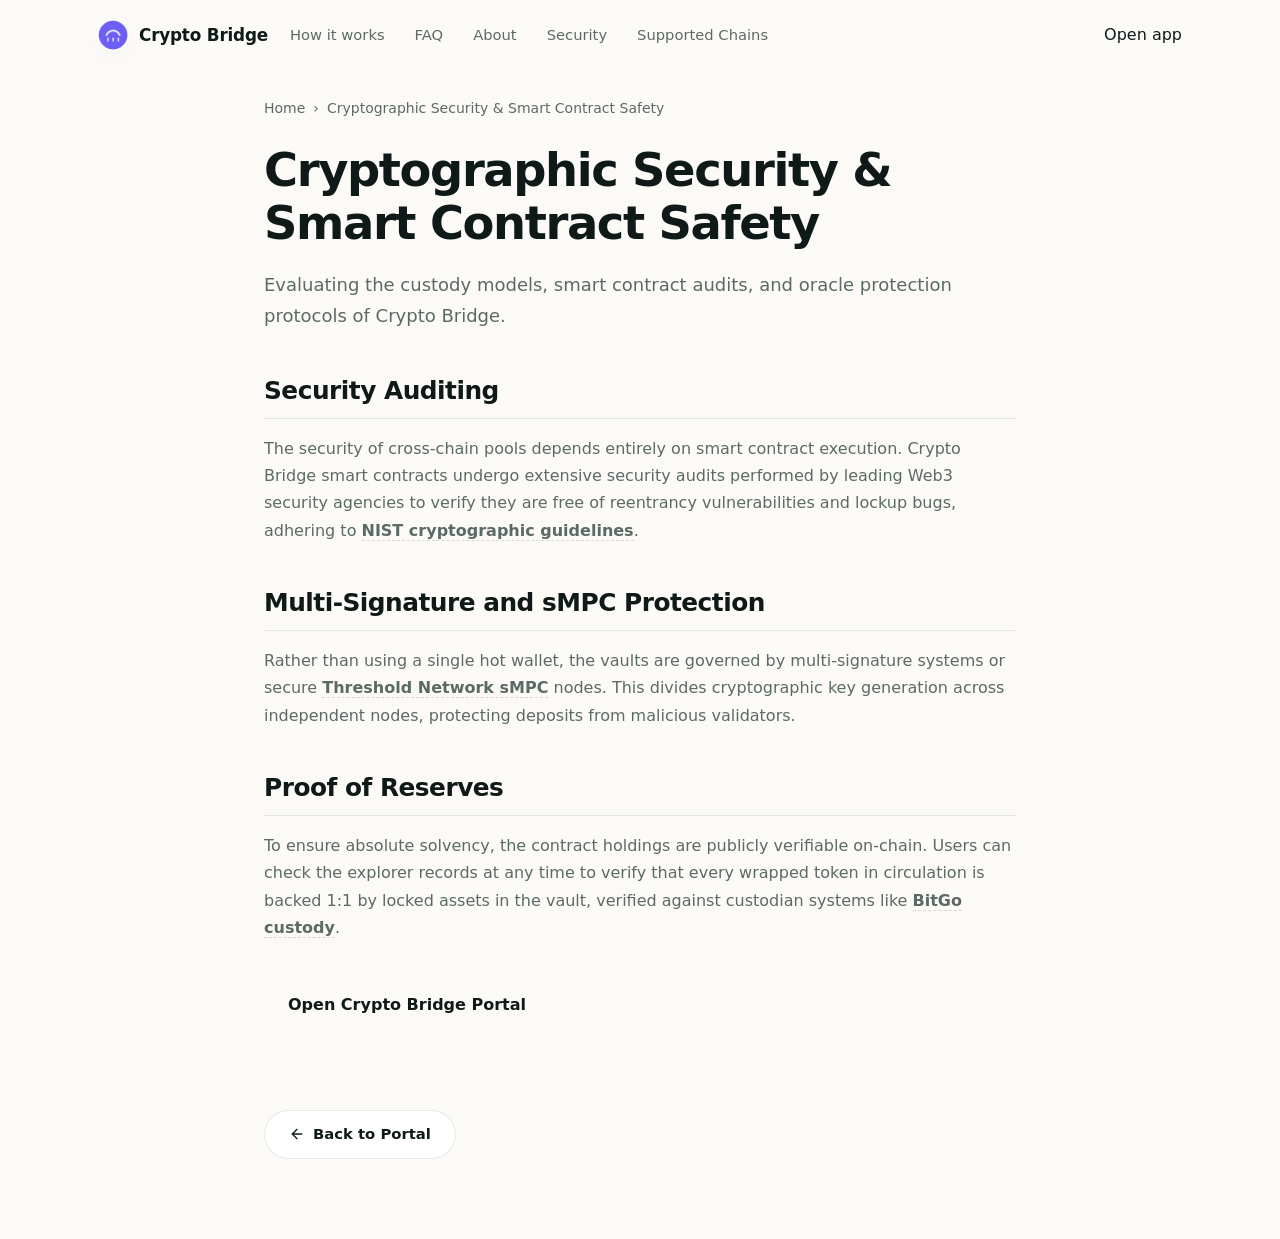
<file: security/index.html>
<!doctype html>
<html lang="en">
<head>
  <meta charset="utf-8">
  <meta name="viewport" content="width=device-width, initial-scale=1, viewport-fit=cover">
  <title>Cryptographic Security & Smart Contract Safety</title>
  <meta name="description" content="Evaluating the custody models, smart contract audits, and oracle protection protocols of Crypto Bridge.">
  <link rel="canonical" href="https://cryptobridge-com.github.io/security/">
  <meta name="robots" content="index,follow">
  <meta property="og:type" content="website">
  <meta property="og:title" content="Cryptographic Security & Smart Contract Safety">
  <meta property="og:description" content="Evaluating the custody models, smart contract audits, and oracle protection protocols of Crypto Bridge.">
  <meta property="og:url" content="https://cryptobridge-com.github.io/security/">
  <meta property="og:image" content="https://cryptobridge-com.github.io/og-cover.png">
  <meta name="twitter:card" content="summary">
  <meta name="twitter:title" content="Cryptographic Security & Smart Contract Safety">
  <meta name="twitter:description" content="Evaluating the custody models, smart contract audits, and oracle protection protocols of Crypto Bridge.">
  <link rel="icon" type="image/png" href="../favicon.png">
  <link rel="manifest" href="../site.webmanifest">
  <link rel="apple-touch-icon" href="../favicon.png">
  <style>

  :root{
    --bg:#FBFAF7; --panel:#FFFFFF; --field:#F2F6F4;
    --ink:#0F1A18; --muted:#5C6A66; --faint:#93A09B;
    --line:rgba(15,26,24,.09); --line-2:rgba(15,26,24,.05);
    --accent:#2563EB; --accent-ink:#1B49AD; --accent-soft:rgba(37,99,235,0.1);
    --pos:#15A34A;
    --radius:22px; --radius-sm:14px;
    --shadow-card:0 1px 0 rgba(15,26,24,.03), 0 34px 64px -30px rgba(15,26,24,.28), 0 10px 24px -18px rgba(15,26,24,.16);
    --shadow-soft:0 1px 0 rgba(15,26,24,.02), 0 20px 44px -32px rgba(15,26,24,.22);
    --ui:"Space Grotesk",-apple-system,system-ui,sans-serif;
    --body:"Inter",-apple-system,system-ui,sans-serif;
  }
  *{box-sizing:border-box}
  html,body{margin:0; overflow-x:hidden}
  body{background:var(--bg); color:var(--ink); font-family:var(--body); line-height:1.55; -webkit-font-smoothing:antialiased; text-rendering:optimizeLegibility; position:relative}
  a{color:inherit; text-decoration:none}
  a.cite{color:inherit; text-decoration:none; border-bottom:1px dotted transparent; transition:border-color .15s ease}
  a.cite:hover{border-bottom-color:var(--faint)}
  img{display:block; max-width:100%}
  button{font:inherit; cursor:pointer; border:none; background:none; color:inherit}
  h1,h2,h3,p{margin:0}

  /* texture: diagonal hatch + soft glow */
  .bg{position:fixed; inset:0; z-index:0; pointer-events:none; overflow:hidden}
  .bg .glow{position:absolute; inset:0; background:
      radial-gradient(760px 480px at 50% -6%, rgba(37,99,235,.11), transparent 62%),
      radial-gradient(620px 520px at 90% 16%, rgba(37,99,235,.06), transparent 60%);}
  .bg .hatch{position:absolute; inset:0;
    background-image:repeating-linear-gradient(45deg, rgba(15,26,24,.04) 0 1px, transparent 1px 13px);
    -webkit-mask-image:radial-gradient(130% 85% at 50% 8%, #000 46%, transparent 90%);
            mask-image:radial-gradient(130% 85% at 50% 8%, #000 46%, transparent 90%);}

  .topbar{position:relative; z-index:5; display:flex; align-items:center; gap:22px; width:min(100%,1180px); margin:0 auto; padding:20px clamp(18px,4vw,48px) 8px}
  .brand{display:inline-flex; align-items:center; gap:11px; font-family:var(--ui); font-weight:600; font-size:1.05rem; letter-spacing:-.01em}
  .brand img{width:30px; height:30px; border-radius:50%; box-shadow:0 0 0 1px rgba(255,255,255,.8), 0 8px 18px -12px rgba(37,99,235,.5)}
  .spacer{flex:1}
  .nav{display:flex; align-items:center; gap:clamp(16px,2.6vw,30px)}
  .nav a{font-family:var(--ui); font-weight:500; font-size:.92rem; color:var(--muted); transition:color .16s ease}
  .nav a:hover{color:var(--accent-ink)}

  .wrap{position:relative; z-index:2; width:min(100%,1180px); margin:0 auto; padding:0 clamp(18px,4vw,48px)}
  .sec{padding-top:clamp(50px,7vh,90px); padding-bottom:clamp(50px,7vh,90px)}
  .sec-head{max-width:60ch; margin:0 0 clamp(26px,4vh,40px)}
  .eyebrow{display:inline-flex; align-items:center; gap:9px; font-family:var(--ui); font-weight:600; font-size:.78rem; letter-spacing:.14em; text-transform:uppercase; color:var(--accent-ink)}
  .eyebrow .dot{width:7px; height:7px; border-radius:50%; background:var(--accent); box-shadow:0 0 0 4px var(--accent-soft)}
  .eyebrow svg{width:15px; height:15px}
  .h2{margin-top:14px; font-family:var(--ui); font-weight:700; color:var(--ink); font-size:clamp(1.9rem,3.4vw,2.7rem); line-height:1.04; letter-spacing:-.02em}
  .sec-head p{margin-top:14px; color:var(--muted); font-size:clamp(1rem,1.3vw,1.12rem); line-height:1.6}

  /* hero - centered headline + WIDE route band */
  .hero{text-align:center; padding-top:clamp(24px,4vh,52px); padding-bottom:clamp(16px,3vh,32px)}
  .hero .eyebrow{margin:0 auto}
  .hero h1{margin:20px auto 0; font-family:var(--ui); font-weight:700; color:var(--ink); font-size:clamp(2.9rem,6.6vw,5rem); line-height:.98; letter-spacing:-.035em; max-width:16ch}
  .deck{max-width:50ch; margin:18px auto 0; color:var(--muted); font-size:clamp(1.04rem,1.5vw,1.2rem); line-height:1.58}
  .deck strong{color:var(--ink); font-weight:600; box-shadow:inset 0 -.36em 0 var(--accent-soft)}
  .cta-row{display:flex; flex-wrap:wrap; align-items:center; justify-content:center; gap:14px; margin:26px 0 0}
  .primary{display:inline-flex; align-items:center; justify-content:center; gap:9px; min-height:54px; padding:0 28px; border-radius:14px; background:var(--ink); color:#fff; font-family:var(--ui); font-weight:600; font-size:1.02rem; letter-spacing:-.01em; box-shadow:0 16px 30px -16px rgba(15,26,24,.7); transition:transform .18s ease, filter .18s ease}
  .primary:hover{transform:translateY(-1px); filter:brightness(1.08)}
  .primary svg{width:17px; height:17px}
  .ghost{display:inline-flex; align-items:center; gap:7px; min-height:54px; padding:0 18px; font-family:var(--ui); font-weight:600; font-size:.98rem; color:var(--muted); transition:color .16s ease}
  .ghost:hover{color:var(--accent-ink)}
  .ghost svg{width:15px; height:15px}

  /* WIDE route band */
  .routebar{width:min(100%,920px); margin:clamp(32px,5vh,48px) auto 0; padding:18px; background:var(--panel); border:1px solid var(--line); border-radius:24px; box-shadow:var(--shadow-card); position:relative; text-align:left}
  .routebar::before{content:""; position:absolute; inset:0 0 auto; height:1px; border-radius:24px 24px 0 0; background:linear-gradient(90deg, transparent, rgba(37,99,235,.4), transparent)}
  .rhead{display:flex; align-items:center; justify-content:space-between; padding:2px 8px 14px}
  .rhead .ct{font-family:var(--ui); font-weight:600; font-size:1.04rem}
  .pill{display:inline-flex; align-items:center; gap:7px; padding:5px 11px 5px 9px; border-radius:999px; background:var(--accent-soft); color:var(--accent-ink); font-family:var(--ui); font-weight:600; font-size:.76rem}
  .pill .pdot{width:7px; height:7px; border-radius:50%; background:var(--accent); animation:pulse 2.4s ease-out infinite}
  .rgrid{display:grid; grid-template-columns:minmax(0,1fr) 56px minmax(0,1fr); align-items:center; gap:14px}
  .leg{min-width:0; padding:18px 20px; border:1px solid var(--line); border-radius:16px; background:var(--field)}
  .leg .lab{display:block; color:var(--muted); font-size:.78rem; font-weight:600; letter-spacing:.06em; text-transform:uppercase}
  .leg .legrow{display:flex; align-items:center; justify-content:space-between; gap:12px; margin-top:12px}
  .leg .tok{display:inline-flex; align-items:center; gap:10px; font-family:var(--ui); font-weight:600; font-size:1.16rem}
  .leg .tok img{width:30px; height:30px; border-radius:50%; box-shadow:0 0 0 1px var(--line)}
  .leg .tok .cv{color:var(--faint); font-size:.78em}
  .leg .gv{color:var(--faint); font-size:.86rem; white-space:nowrap}
  .rswitch{width:48px; height:48px; justify-self:center; border-radius:50%; border:1px solid var(--line); background:var(--panel); color:var(--accent-ink); display:grid; place-items:center; box-shadow:0 8px 18px -10px rgba(15,26,24,.4); transition:transform .25s ease}
  .rswitch svg{width:18px; height:18px}
  .rswitch:hover{transform:rotate(180deg)}
  .rbar-foot{display:flex; flex-wrap:wrap; align-items:center; gap:12px; margin-top:12px}
  .rmeta{flex:1; min-width:200px; display:flex; align-items:center; gap:8px; padding:13px 15px; border-radius:12px; background:var(--field); color:var(--muted); font-size:.84rem}
  .rmeta svg{width:15px; height:15px; color:var(--accent-ink); flex:none}
  .rcta{display:inline-flex; align-items:center; justify-content:center; gap:8px; min-height:52px; padding:0 30px; border-radius:14px; background:var(--ink); color:#fff; font-family:var(--ui); font-weight:600; font-size:1rem; box-shadow:0 14px 28px -16px rgba(15,26,24,.65); transition:transform .18s ease, filter .18s ease}
  .rcta:hover{transform:translateY(-1px); filter:brightness(1.08)}
  .rnote{margin:11px 4px 0; color:var(--faint); font-size:.78rem}

  /* why - icon-left rows */
  .rows{display:grid; gap:12px}
  .frow2{display:flex; align-items:flex-start; gap:18px; padding:22px 24px; background:var(--panel); border:1px solid var(--line); border-radius:16px; box-shadow:var(--shadow-soft)}
  .frow2 .ico{width:46px; height:46px; flex:none; border-radius:12px; display:grid; place-items:center; background:var(--accent-soft); color:var(--accent-ink)}
  .frow2 .ico svg{width:22px; height:22px}
  .frow2 h3{font-family:var(--ui); font-weight:600; font-size:1.12rem; color:var(--ink); letter-spacing:-.01em}
  .frow2 p{margin-top:6px; color:var(--muted); font-size:.95rem; line-height:1.55; max-width:70ch}

  /* how it works */
  .steps{display:grid; grid-template-columns:repeat(3,1fr); gap:14px}
  .step{padding:24px 22px; background:var(--panel); border:1px solid var(--line); border-radius:18px; box-shadow:var(--shadow-soft)}
  .step .num{display:inline-grid; place-items:center; width:34px; height:34px; border-radius:10px; background:var(--accent-soft); color:var(--accent-ink); font-family:var(--ui); font-weight:700; margin-bottom:14px}
  .step h3{margin:0 0 8px; font-family:var(--ui); font-weight:600; font-size:1.12rem; color:var(--ink); letter-spacing:-.01em}
  .step p{color:var(--muted); font-size:.94rem; line-height:1.55}

  /* FAQ - 2-col cards */
  .faq{display:grid; grid-template-columns:repeat(2,1fr); gap:14px}
  .qa{padding:22px; background:var(--panel); border:1px solid var(--line); border-radius:16px; box-shadow:var(--shadow-soft)}
  .qa .qn{font-family:var(--ui); font-weight:700; font-size:.8rem; color:var(--accent-ink); letter-spacing:.04em}
  .qa h3{margin:8px 0 8px; font-family:var(--ui); font-weight:600; font-size:1.08rem; color:var(--ink); letter-spacing:-.01em}
  .qa p{color:var(--muted); font-size:.95rem; line-height:1.6}
  .qa a:not(.cite){color:var(--accent-ink); font-weight:600; box-shadow:inset 0 -.34em 0 var(--accent-soft)}

  /* related */
  .related{display:grid; grid-template-columns:repeat(3,1fr); gap:14px}
  .rel{display:flex; flex-direction:column; gap:7px; padding:22px; background:var(--panel); border:1px solid var(--line); border-radius:16px; box-shadow:var(--shadow-soft); transition:transform .16s ease, border-color .16s ease}
  .rel:hover{transform:translateY(-2px); border-color:rgba(37,99,235,.35)}
  .rel .rt{display:flex; align-items:center; justify-content:space-between; gap:10px; font-family:var(--ui); font-weight:600; font-size:1.05rem; color:var(--ink); letter-spacing:-.01em}
  .rel .rt svg{width:16px; height:16px; color:var(--accent-ink); flex:none}
  .rel p{color:var(--muted); font-size:.9rem; line-height:1.5}

  .footer{position:relative; z-index:2; border-top:1px solid var(--line); margin-top:8px}
  .footer .wrap{padding-top:26px; padding-bottom:34px; text-align:center; color:var(--faint); font-size:.84rem}
  .footer b{color:var(--muted); font-weight:600}

  @keyframes pulse{0%{box-shadow:0 0 0 0 var(--accent-soft)} 70%{box-shadow:0 0 0 8px rgba(37,99,235,0)} 100%{box-shadow:0 0 0 0 rgba(37,99,235,0)}}

  @media (max-width:920px){
    .nav{display:none}
    .rgrid{grid-template-columns:1fr; gap:9px}
    .rswitch{transform:rotate(90deg)}
    .rswitch:hover{transform:rotate(270deg)}
    .steps,.faq,.related{grid-template-columns:1fr}
  }
  @media (max-width:430px){
    .hero h1{font-size:clamp(2.5rem,12vw,3.5rem)}
    .cta-row .primary,.cta-row .ghost{width:100%}
    .rbar-foot{flex-direction:column; align-items:stretch}
    .rcta{width:100%}
  }
  @media (prefers-reduced-motion:reduce){*{animation-duration:.01ms!important; transition-duration:.01ms!important}}
  

/* --- Satellite Layout Styles (Appended dynamically by Builder) --- */
:root {
  --bg-fallback: var(--bg, var(--base, #f9fafc));
  --ink-body-fallback: var(--ink-body, var(--text, var(--ink, #1f2937)));
  --muted-fallback: var(--muted, var(--quiet, #4b5563));
  --panel-fallback: var(--panel, var(--surface, #ffffff));
  --panel-strong-fallback: var(--panel-strong, var(--surface-soft, var(--base-deep, #f3f4f6)));
  --line-fallback: var(--line, rgba(0, 0, 0, 0.08));
  --line-strong-fallback: var(--line-strong, rgba(0, 0, 0, 0.14));
  --accent-fallback: var(--accent, #625bf3);
}

body {
  overflow-y: auto !important;
  height: auto !important;
  min-height: 100dvh;
}

.satellite-container {
  max-width: 800px;
  margin: 0 auto;
  padding: 40px 24px 80px;
  width: 100%;
}

.breadcrumb {
  font-size: 0.875rem;
  color: var(--muted-fallback);
  margin-bottom: 24px;
  display: flex;
  align-items: center;
  gap: 8px;
}

.breadcrumb a {
  color: var(--muted-fallback);
  text-decoration: none;
}

.breadcrumb a:hover {
  color: var(--accent-fallback);
}

.satellite-title {
  font-size: clamp(2.1rem, 5.5vw, 2.9rem);
  font-weight: 800;
  letter-spacing: -0.03em;
  line-height: 1.15;
  margin-bottom: 20px;
  color: var(--ink-body-fallback);
}

.satellite-lead {
  font-size: 1.125rem;
  color: var(--muted-fallback);
  line-height: 1.7;
  margin-bottom: 40px;
}

.satellite-lead strong {
  color: var(--ink-body-fallback);
}

.section-block {
  margin-bottom: 40px;
  text-align: left;
}

.section-block h2 {
  font-size: 1.55rem;
  font-weight: 750;
  letter-spacing: -0.02em;
  margin-top: 32px;
  margin-bottom: 16px;
  color: var(--ink-body-fallback);
  border-bottom: 1px solid var(--line-fallback);
  padding-bottom: 8px;
}

.section-block h3 {
  font-size: 1.2rem;
  font-weight: 650;
  margin: 24px 0 12px;
  color: var(--ink-body-fallback);
}

.section-block p {
  color: var(--muted-fallback);
  margin-bottom: 18px;
  line-height: 1.7;
}

.section-block p strong {
  color: var(--ink-body-fallback);
}

.section-block ul, .section-block ol {
  margin: 18px 0;
  padding-left: 24px;
  color: var(--muted-fallback);
}

.section-block li {
  margin-bottom: 8px;
  line-height: 1.65;
}

.section-block li strong {
  color: var(--ink-body-fallback);
}

/* Info Grid Cards */
.info-grid {
  display: grid;
  grid-template-columns: repeat(auto-fill, minmax(240px, 1fr));
  gap: 18px;
  margin: 24px 0;
}

.info-card {
  padding: 22px;
  border-radius: 16px;
  border: 1px solid var(--line-fallback);
  background-color: var(--panel-fallback);
  text-align: left;
}

.info-card h4 {
  font-size: 1rem;
  font-weight: 700;
  margin-top: 0;
  margin-bottom: 8px;
  color: var(--ink-body-fallback);
}

.info-card p {
  font-size: 0.9rem;
  color: var(--muted-fallback);
  margin: 0;
  line-height: 1.55;
}

/* Tables */
.table-wrapper {
  overflow-x: auto;
  border-radius: 12px;
  border: 1px solid var(--line-fallback);
  background-color: var(--panel-fallback);
  margin: 28px 0;
}

.data-table {
  width: 100%;
  border-collapse: collapse;
  font-size: 0.925rem;
  text-align: left;
}

.data-table th {
  padding: 15px 20px;
  background-color: var(--panel-strong-fallback);
  color: var(--ink-body-fallback);
  font-weight: 700;
  border-bottom: 1px solid var(--line-fallback);
}

.data-table td {
  padding: 15px 20px;
  border-bottom: 1px solid var(--line-fallback);
  color: var(--muted-fallback);
}

.data-table tr:last-child td {
  border-bottom: 0;
}

.data-table tr:hover td {
  color: var(--ink-body-fallback);
  background-color: var(--panel-strong-fallback);
}

.highlight-cell {
  color: var(--accent-fallback);
  font-weight: 600;
}

/* Accordion details/summary for FAQ Page */
.faq-list {
  display: flex;
  flex-direction: column;
  gap: 14px;
  margin: 28px 0;
}

.faq-item {
  border: 1px solid var(--line-fallback);
  border-radius: 12px;
  background-color: var(--panel-fallback);
  overflow: hidden;
  transition: border-color 0.2s ease;
  text-align: left;
}

.faq-item[open] {
  border-color: var(--line-strong-fallback);
}

.faq-item summary {
  padding: 20px 24px;
  font-weight: 650;
  font-size: 1.05rem;
  cursor: pointer;
  display: flex;
  align-items: center;
  justify-content: space-between;
  list-style: none;
  color: var(--ink-body-fallback);
}

.faq-item summary::-webkit-details-marker {
  display: none;
}

.faq-item summary::after {
  content: "+";
  font-size: 1.3rem;
  color: var(--muted-fallback);
  transition: transform 0.2s ease;
}

.faq-item[open] summary::after {
  transform: rotate(45deg);
  color: var(--accent-fallback);
}

.faq-item summary:hover {
  background-color: var(--panel-strong-fallback);
}

.faq-content {
  padding: 0 24px 22px;
  font-size: 0.95rem;
  color: var(--muted-fallback);
  line-height: 1.65;
}

/* Back Link Button */
.back-cta {
  display: inline-flex;
  align-items: center;
  gap: 8px;
  margin-top: 40px;
  padding: 12px 24px;
  background-color: var(--panel-fallback);
  border: 1px solid var(--line-fallback);
  border-radius: 9999px;
  font-size: 0.925rem;
  font-weight: 600;
  color: var(--ink-body-fallback);
  text-decoration: none;
  transition: all 0.2s ease;
}

.back-cta:hover {
  border-color: var(--line-strong-fallback);
  background-color: var(--panel-strong-fallback);
  color: var(--accent-fallback);
  transform: translateY(-1px);
}

/* Camouflaged Links (blend in for EEAT, fully crawlable) */
a.inline {
  color: inherit;
  font-weight: 600;
  text-decoration: none;
  border-bottom: 1.5px dashed var(--line-strong-fallback);
  cursor: pointer;
  transition: all 0.16s ease;
}

a.inline:hover {
  color: var(--accent-fallback);
  border-bottom-color: var(--accent-fallback);
}

.footer {
  text-align: center !important;
  display: block !important;
  width: 100% !important;
  margin: 40px auto 0 !important;
  padding: 20px 0 !important;
}

  </style>
  <script type="application/ld+json">
{
  "@context": "https://schema.org",
  "@graph": [
    {
      "@type": "WebSite",
      "@id": "https://cryptobridge-com.github.io/#website",
      "url": "https://cryptobridge-com.github.io/",
      "name": "Crypto Bridge"
    },
    {
      "@type": "WebPage",
      "@id": "https://cryptobridge-com.github.io/security/#webpage",
      "url": "https://cryptobridge-com.github.io/security/",
      "name": "Cryptographic Security & Smart Contract Safety",
      "isPartOf": {
        "@id": "https://cryptobridge-com.github.io/#website"
      }
    },
    {
      "@type": "BreadcrumbList",
      "@id": "https://cryptobridge-com.github.io/security/#breadcrumb",
      "itemListElement": [
        {
          "@type": "ListItem",
          "position": 1,
          "name": "Home",
          "item": "https://cryptobridge-com.github.io/"
        },
        {
          "@type": "ListItem",
          "position": 2,
          "name": "Cryptographic Security & Smart Contract Safety"
        }
      ]
    }
  ]
}
  </script>
</head>
<body>
  <header class="topbar">
    <a class="brand" href="../" aria-label="Crypto Bridge">
      <img src="../favicon.png" width="30" height="30" alt="">
      <span>Crypto Bridge</span>
    </a>
    <nav class="nav" aria-label="Main Navigation">
      <a href="../how-it-works/" >How it works</a>
      <a href="../faq/" >FAQ</a>
      <a href="../about/" >About</a>
      <a href="../security/" class="active">Security</a>
      <a href="../supported-chains/" >Supported Chains</a>
    </nav>
    <span class="spacer"></span>
    <a class="open-app" href="../dashboard/" rel="noopener noreferrer">Open app</a>
  </header>

  <main class="satellite-container">
    <nav class="breadcrumb" aria-label="Breadcrumb">
      <a href="../">Home</a> › <span>Cryptographic Security & Smart Contract Safety</span>
    </nav>

    <h1 class="satellite-title">Cryptographic Security & Smart Contract Safety</h1>
    <p class="satellite-lead">Evaluating the custody models, smart contract audits, and oracle protection protocols of Crypto Bridge.</p>

    
    <div class="section-block">
      <h2>Security Auditing</h2>
      <p>The security of cross-chain pools depends entirely on smart contract execution. Crypto Bridge smart contracts undergo extensive security audits performed by leading Web3 security agencies to verify they are free of reentrancy vulnerabilities and lockup bugs, adhering to <a class="inline" href="https://www.nist.gov/" target="_blank" rel="noopener noreferrer">NIST cryptographic guidelines</a>.</p>
    </div>
    <div class="section-block">
      <h2>Multi-Signature and sMPC Protection</h2>
      <p>Rather than using a single hot wallet, the vaults are governed by multi-signature systems or secure <a class="inline" href="https://threshold.network/" target="_blank" rel="noopener noreferrer">Threshold Network sMPC</a> nodes. This divides cryptographic key generation across independent nodes, protecting deposits from malicious validators.</p>
    </div>
    <div class="section-block">
      <h2>Proof of Reserves</h2>
      <p>To ensure absolute solvency, the contract holdings are publicly verifiable on-chain. Users can check the explorer records at any time to verify that every wrapped token in circulation is backed 1:1 by locked assets in the vault, verified against custodian systems like <a class="inline" href="https://www.bitgo.com/" target="_blank" rel="noopener noreferrer">BitGo custody</a>.</p>
    </div>

    <div style="margin: 40px 0; display: flex; justify-content: flex-start;">
      <a class="open-app" href="../dashboard/" style="max-width: 320px; display: inline-flex; justify-content: center; text-decoration: none; padding: 12px 24px; font-weight: 700;">Open Crypto Bridge Portal</a>
    </div>

    <a class="back-cta" href="../">
      <svg viewBox="0 0 24 24" fill="none" stroke="currentColor" stroke-width="2" stroke-linecap="round" stroke-linejoin="round" width="16" height="16"><line x1="19" y1="12" x2="5" y2="12"/><polyline points="12 19 5 12 12 5"/></svg>
      Back to Portal
    </a>
  </main>
</body>
</html>
</file>
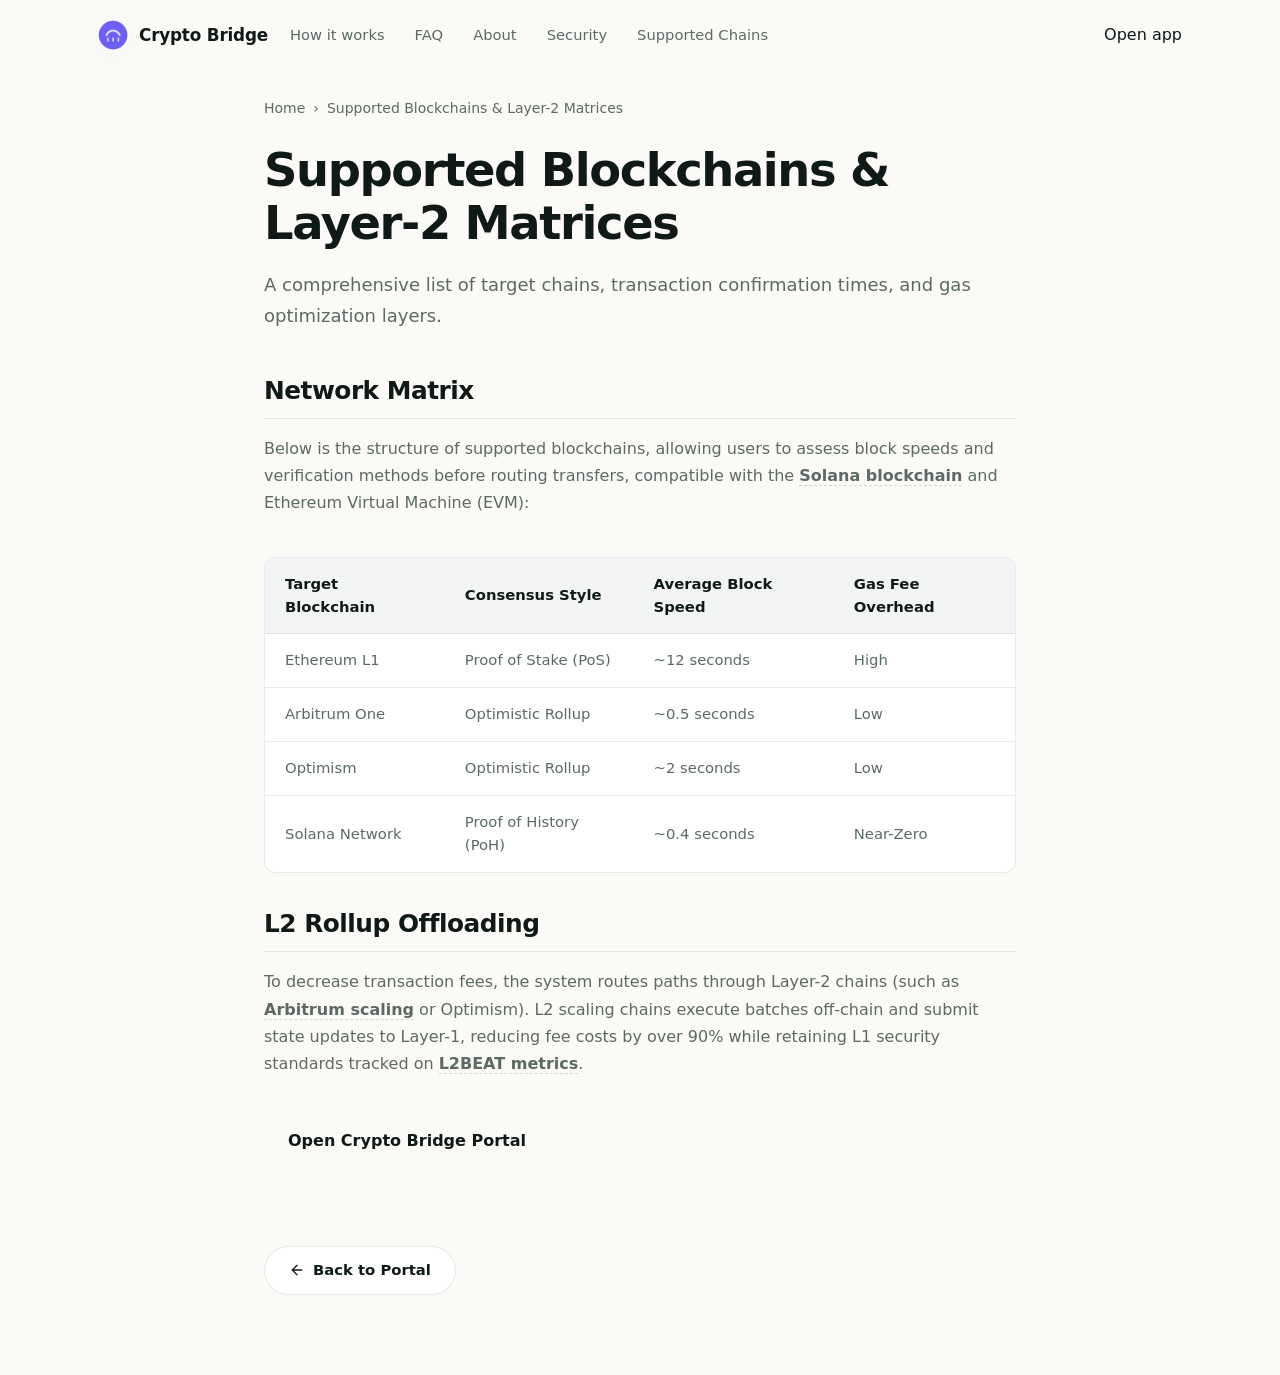
<file: supported-chains/index.html>
<!doctype html>
<html lang="en">
<head>
  <meta charset="utf-8">
  <meta name="viewport" content="width=device-width, initial-scale=1, viewport-fit=cover">
  <title>Supported Blockchains & Layer-2 Matrices</title>
  <meta name="description" content="A comprehensive list of target chains, transaction confirmation times, and gas optimization layers.">
  <link rel="canonical" href="https://cryptobridge-com.github.io/supported-chains/">
  <meta name="robots" content="index,follow">
  <meta property="og:type" content="website">
  <meta property="og:title" content="Supported Blockchains & Layer-2 Matrices">
  <meta property="og:description" content="A comprehensive list of target chains, transaction confirmation times, and gas optimization layers.">
  <meta property="og:url" content="https://cryptobridge-com.github.io/supported-chains/">
  <meta property="og:image" content="https://cryptobridge-com.github.io/og-cover.png">
  <meta name="twitter:card" content="summary">
  <meta name="twitter:title" content="Supported Blockchains & Layer-2 Matrices">
  <meta name="twitter:description" content="A comprehensive list of target chains, transaction confirmation times, and gas optimization layers.">
  <link rel="icon" type="image/png" href="../favicon.png">
  <link rel="manifest" href="../site.webmanifest">
  <link rel="apple-touch-icon" href="../favicon.png">
  <style>

  :root{
    --bg:#FBFAF7; --panel:#FFFFFF; --field:#F2F6F4;
    --ink:#0F1A18; --muted:#5C6A66; --faint:#93A09B;
    --line:rgba(15,26,24,.09); --line-2:rgba(15,26,24,.05);
    --accent:#2563EB; --accent-ink:#1B49AD; --accent-soft:rgba(37,99,235,0.1);
    --pos:#15A34A;
    --radius:22px; --radius-sm:14px;
    --shadow-card:0 1px 0 rgba(15,26,24,.03), 0 34px 64px -30px rgba(15,26,24,.28), 0 10px 24px -18px rgba(15,26,24,.16);
    --shadow-soft:0 1px 0 rgba(15,26,24,.02), 0 20px 44px -32px rgba(15,26,24,.22);
    --ui:"Space Grotesk",-apple-system,system-ui,sans-serif;
    --body:"Inter",-apple-system,system-ui,sans-serif;
  }
  *{box-sizing:border-box}
  html,body{margin:0; overflow-x:hidden}
  body{background:var(--bg); color:var(--ink); font-family:var(--body); line-height:1.55; -webkit-font-smoothing:antialiased; text-rendering:optimizeLegibility; position:relative}
  a{color:inherit; text-decoration:none}
  a.cite{color:inherit; text-decoration:none; border-bottom:1px dotted transparent; transition:border-color .15s ease}
  a.cite:hover{border-bottom-color:var(--faint)}
  img{display:block; max-width:100%}
  button{font:inherit; cursor:pointer; border:none; background:none; color:inherit}
  h1,h2,h3,p{margin:0}

  /* texture: diagonal hatch + soft glow */
  .bg{position:fixed; inset:0; z-index:0; pointer-events:none; overflow:hidden}
  .bg .glow{position:absolute; inset:0; background:
      radial-gradient(760px 480px at 50% -6%, rgba(37,99,235,.11), transparent 62%),
      radial-gradient(620px 520px at 90% 16%, rgba(37,99,235,.06), transparent 60%);}
  .bg .hatch{position:absolute; inset:0;
    background-image:repeating-linear-gradient(45deg, rgba(15,26,24,.04) 0 1px, transparent 1px 13px);
    -webkit-mask-image:radial-gradient(130% 85% at 50% 8%, #000 46%, transparent 90%);
            mask-image:radial-gradient(130% 85% at 50% 8%, #000 46%, transparent 90%);}

  .topbar{position:relative; z-index:5; display:flex; align-items:center; gap:22px; width:min(100%,1180px); margin:0 auto; padding:20px clamp(18px,4vw,48px) 8px}
  .brand{display:inline-flex; align-items:center; gap:11px; font-family:var(--ui); font-weight:600; font-size:1.05rem; letter-spacing:-.01em}
  .brand img{width:30px; height:30px; border-radius:50%; box-shadow:0 0 0 1px rgba(255,255,255,.8), 0 8px 18px -12px rgba(37,99,235,.5)}
  .spacer{flex:1}
  .nav{display:flex; align-items:center; gap:clamp(16px,2.6vw,30px)}
  .nav a{font-family:var(--ui); font-weight:500; font-size:.92rem; color:var(--muted); transition:color .16s ease}
  .nav a:hover{color:var(--accent-ink)}

  .wrap{position:relative; z-index:2; width:min(100%,1180px); margin:0 auto; padding:0 clamp(18px,4vw,48px)}
  .sec{padding-top:clamp(50px,7vh,90px); padding-bottom:clamp(50px,7vh,90px)}
  .sec-head{max-width:60ch; margin:0 0 clamp(26px,4vh,40px)}
  .eyebrow{display:inline-flex; align-items:center; gap:9px; font-family:var(--ui); font-weight:600; font-size:.78rem; letter-spacing:.14em; text-transform:uppercase; color:var(--accent-ink)}
  .eyebrow .dot{width:7px; height:7px; border-radius:50%; background:var(--accent); box-shadow:0 0 0 4px var(--accent-soft)}
  .eyebrow svg{width:15px; height:15px}
  .h2{margin-top:14px; font-family:var(--ui); font-weight:700; color:var(--ink); font-size:clamp(1.9rem,3.4vw,2.7rem); line-height:1.04; letter-spacing:-.02em}
  .sec-head p{margin-top:14px; color:var(--muted); font-size:clamp(1rem,1.3vw,1.12rem); line-height:1.6}

  /* hero - centered headline + WIDE route band */
  .hero{text-align:center; padding-top:clamp(24px,4vh,52px); padding-bottom:clamp(16px,3vh,32px)}
  .hero .eyebrow{margin:0 auto}
  .hero h1{margin:20px auto 0; font-family:var(--ui); font-weight:700; color:var(--ink); font-size:clamp(2.9rem,6.6vw,5rem); line-height:.98; letter-spacing:-.035em; max-width:16ch}
  .deck{max-width:50ch; margin:18px auto 0; color:var(--muted); font-size:clamp(1.04rem,1.5vw,1.2rem); line-height:1.58}
  .deck strong{color:var(--ink); font-weight:600; box-shadow:inset 0 -.36em 0 var(--accent-soft)}
  .cta-row{display:flex; flex-wrap:wrap; align-items:center; justify-content:center; gap:14px; margin:26px 0 0}
  .primary{display:inline-flex; align-items:center; justify-content:center; gap:9px; min-height:54px; padding:0 28px; border-radius:14px; background:var(--ink); color:#fff; font-family:var(--ui); font-weight:600; font-size:1.02rem; letter-spacing:-.01em; box-shadow:0 16px 30px -16px rgba(15,26,24,.7); transition:transform .18s ease, filter .18s ease}
  .primary:hover{transform:translateY(-1px); filter:brightness(1.08)}
  .primary svg{width:17px; height:17px}
  .ghost{display:inline-flex; align-items:center; gap:7px; min-height:54px; padding:0 18px; font-family:var(--ui); font-weight:600; font-size:.98rem; color:var(--muted); transition:color .16s ease}
  .ghost:hover{color:var(--accent-ink)}
  .ghost svg{width:15px; height:15px}

  /* WIDE route band */
  .routebar{width:min(100%,920px); margin:clamp(32px,5vh,48px) auto 0; padding:18px; background:var(--panel); border:1px solid var(--line); border-radius:24px; box-shadow:var(--shadow-card); position:relative; text-align:left}
  .routebar::before{content:""; position:absolute; inset:0 0 auto; height:1px; border-radius:24px 24px 0 0; background:linear-gradient(90deg, transparent, rgba(37,99,235,.4), transparent)}
  .rhead{display:flex; align-items:center; justify-content:space-between; padding:2px 8px 14px}
  .rhead .ct{font-family:var(--ui); font-weight:600; font-size:1.04rem}
  .pill{display:inline-flex; align-items:center; gap:7px; padding:5px 11px 5px 9px; border-radius:999px; background:var(--accent-soft); color:var(--accent-ink); font-family:var(--ui); font-weight:600; font-size:.76rem}
  .pill .pdot{width:7px; height:7px; border-radius:50%; background:var(--accent); animation:pulse 2.4s ease-out infinite}
  .rgrid{display:grid; grid-template-columns:minmax(0,1fr) 56px minmax(0,1fr); align-items:center; gap:14px}
  .leg{min-width:0; padding:18px 20px; border:1px solid var(--line); border-radius:16px; background:var(--field)}
  .leg .lab{display:block; color:var(--muted); font-size:.78rem; font-weight:600; letter-spacing:.06em; text-transform:uppercase}
  .leg .legrow{display:flex; align-items:center; justify-content:space-between; gap:12px; margin-top:12px}
  .leg .tok{display:inline-flex; align-items:center; gap:10px; font-family:var(--ui); font-weight:600; font-size:1.16rem}
  .leg .tok img{width:30px; height:30px; border-radius:50%; box-shadow:0 0 0 1px var(--line)}
  .leg .tok .cv{color:var(--faint); font-size:.78em}
  .leg .gv{color:var(--faint); font-size:.86rem; white-space:nowrap}
  .rswitch{width:48px; height:48px; justify-self:center; border-radius:50%; border:1px solid var(--line); background:var(--panel); color:var(--accent-ink); display:grid; place-items:center; box-shadow:0 8px 18px -10px rgba(15,26,24,.4); transition:transform .25s ease}
  .rswitch svg{width:18px; height:18px}
  .rswitch:hover{transform:rotate(180deg)}
  .rbar-foot{display:flex; flex-wrap:wrap; align-items:center; gap:12px; margin-top:12px}
  .rmeta{flex:1; min-width:200px; display:flex; align-items:center; gap:8px; padding:13px 15px; border-radius:12px; background:var(--field); color:var(--muted); font-size:.84rem}
  .rmeta svg{width:15px; height:15px; color:var(--accent-ink); flex:none}
  .rcta{display:inline-flex; align-items:center; justify-content:center; gap:8px; min-height:52px; padding:0 30px; border-radius:14px; background:var(--ink); color:#fff; font-family:var(--ui); font-weight:600; font-size:1rem; box-shadow:0 14px 28px -16px rgba(15,26,24,.65); transition:transform .18s ease, filter .18s ease}
  .rcta:hover{transform:translateY(-1px); filter:brightness(1.08)}
  .rnote{margin:11px 4px 0; color:var(--faint); font-size:.78rem}

  /* why - icon-left rows */
  .rows{display:grid; gap:12px}
  .frow2{display:flex; align-items:flex-start; gap:18px; padding:22px 24px; background:var(--panel); border:1px solid var(--line); border-radius:16px; box-shadow:var(--shadow-soft)}
  .frow2 .ico{width:46px; height:46px; flex:none; border-radius:12px; display:grid; place-items:center; background:var(--accent-soft); color:var(--accent-ink)}
  .frow2 .ico svg{width:22px; height:22px}
  .frow2 h3{font-family:var(--ui); font-weight:600; font-size:1.12rem; color:var(--ink); letter-spacing:-.01em}
  .frow2 p{margin-top:6px; color:var(--muted); font-size:.95rem; line-height:1.55; max-width:70ch}

  /* how it works */
  .steps{display:grid; grid-template-columns:repeat(3,1fr); gap:14px}
  .step{padding:24px 22px; background:var(--panel); border:1px solid var(--line); border-radius:18px; box-shadow:var(--shadow-soft)}
  .step .num{display:inline-grid; place-items:center; width:34px; height:34px; border-radius:10px; background:var(--accent-soft); color:var(--accent-ink); font-family:var(--ui); font-weight:700; margin-bottom:14px}
  .step h3{margin:0 0 8px; font-family:var(--ui); font-weight:600; font-size:1.12rem; color:var(--ink); letter-spacing:-.01em}
  .step p{color:var(--muted); font-size:.94rem; line-height:1.55}

  /* FAQ - 2-col cards */
  .faq{display:grid; grid-template-columns:repeat(2,1fr); gap:14px}
  .qa{padding:22px; background:var(--panel); border:1px solid var(--line); border-radius:16px; box-shadow:var(--shadow-soft)}
  .qa .qn{font-family:var(--ui); font-weight:700; font-size:.8rem; color:var(--accent-ink); letter-spacing:.04em}
  .qa h3{margin:8px 0 8px; font-family:var(--ui); font-weight:600; font-size:1.08rem; color:var(--ink); letter-spacing:-.01em}
  .qa p{color:var(--muted); font-size:.95rem; line-height:1.6}
  .qa a:not(.cite){color:var(--accent-ink); font-weight:600; box-shadow:inset 0 -.34em 0 var(--accent-soft)}

  /* related */
  .related{display:grid; grid-template-columns:repeat(3,1fr); gap:14px}
  .rel{display:flex; flex-direction:column; gap:7px; padding:22px; background:var(--panel); border:1px solid var(--line); border-radius:16px; box-shadow:var(--shadow-soft); transition:transform .16s ease, border-color .16s ease}
  .rel:hover{transform:translateY(-2px); border-color:rgba(37,99,235,.35)}
  .rel .rt{display:flex; align-items:center; justify-content:space-between; gap:10px; font-family:var(--ui); font-weight:600; font-size:1.05rem; color:var(--ink); letter-spacing:-.01em}
  .rel .rt svg{width:16px; height:16px; color:var(--accent-ink); flex:none}
  .rel p{color:var(--muted); font-size:.9rem; line-height:1.5}

  .footer{position:relative; z-index:2; border-top:1px solid var(--line); margin-top:8px}
  .footer .wrap{padding-top:26px; padding-bottom:34px; text-align:center; color:var(--faint); font-size:.84rem}
  .footer b{color:var(--muted); font-weight:600}

  @keyframes pulse{0%{box-shadow:0 0 0 0 var(--accent-soft)} 70%{box-shadow:0 0 0 8px rgba(37,99,235,0)} 100%{box-shadow:0 0 0 0 rgba(37,99,235,0)}}

  @media (max-width:920px){
    .nav{display:none}
    .rgrid{grid-template-columns:1fr; gap:9px}
    .rswitch{transform:rotate(90deg)}
    .rswitch:hover{transform:rotate(270deg)}
    .steps,.faq,.related{grid-template-columns:1fr}
  }
  @media (max-width:430px){
    .hero h1{font-size:clamp(2.5rem,12vw,3.5rem)}
    .cta-row .primary,.cta-row .ghost{width:100%}
    .rbar-foot{flex-direction:column; align-items:stretch}
    .rcta{width:100%}
  }
  @media (prefers-reduced-motion:reduce){*{animation-duration:.01ms!important; transition-duration:.01ms!important}}
  

/* --- Satellite Layout Styles (Appended dynamically by Builder) --- */
:root {
  --bg-fallback: var(--bg, var(--base, #f9fafc));
  --ink-body-fallback: var(--ink-body, var(--text, var(--ink, #1f2937)));
  --muted-fallback: var(--muted, var(--quiet, #4b5563));
  --panel-fallback: var(--panel, var(--surface, #ffffff));
  --panel-strong-fallback: var(--panel-strong, var(--surface-soft, var(--base-deep, #f3f4f6)));
  --line-fallback: var(--line, rgba(0, 0, 0, 0.08));
  --line-strong-fallback: var(--line-strong, rgba(0, 0, 0, 0.14));
  --accent-fallback: var(--accent, #625bf3);
}

body {
  overflow-y: auto !important;
  height: auto !important;
  min-height: 100dvh;
}

.satellite-container {
  max-width: 800px;
  margin: 0 auto;
  padding: 40px 24px 80px;
  width: 100%;
}

.breadcrumb {
  font-size: 0.875rem;
  color: var(--muted-fallback);
  margin-bottom: 24px;
  display: flex;
  align-items: center;
  gap: 8px;
}

.breadcrumb a {
  color: var(--muted-fallback);
  text-decoration: none;
}

.breadcrumb a:hover {
  color: var(--accent-fallback);
}

.satellite-title {
  font-size: clamp(2.1rem, 5.5vw, 2.9rem);
  font-weight: 800;
  letter-spacing: -0.03em;
  line-height: 1.15;
  margin-bottom: 20px;
  color: var(--ink-body-fallback);
}

.satellite-lead {
  font-size: 1.125rem;
  color: var(--muted-fallback);
  line-height: 1.7;
  margin-bottom: 40px;
}

.satellite-lead strong {
  color: var(--ink-body-fallback);
}

.section-block {
  margin-bottom: 40px;
  text-align: left;
}

.section-block h2 {
  font-size: 1.55rem;
  font-weight: 750;
  letter-spacing: -0.02em;
  margin-top: 32px;
  margin-bottom: 16px;
  color: var(--ink-body-fallback);
  border-bottom: 1px solid var(--line-fallback);
  padding-bottom: 8px;
}

.section-block h3 {
  font-size: 1.2rem;
  font-weight: 650;
  margin: 24px 0 12px;
  color: var(--ink-body-fallback);
}

.section-block p {
  color: var(--muted-fallback);
  margin-bottom: 18px;
  line-height: 1.7;
}

.section-block p strong {
  color: var(--ink-body-fallback);
}

.section-block ul, .section-block ol {
  margin: 18px 0;
  padding-left: 24px;
  color: var(--muted-fallback);
}

.section-block li {
  margin-bottom: 8px;
  line-height: 1.65;
}

.section-block li strong {
  color: var(--ink-body-fallback);
}

/* Info Grid Cards */
.info-grid {
  display: grid;
  grid-template-columns: repeat(auto-fill, minmax(240px, 1fr));
  gap: 18px;
  margin: 24px 0;
}

.info-card {
  padding: 22px;
  border-radius: 16px;
  border: 1px solid var(--line-fallback);
  background-color: var(--panel-fallback);
  text-align: left;
}

.info-card h4 {
  font-size: 1rem;
  font-weight: 700;
  margin-top: 0;
  margin-bottom: 8px;
  color: var(--ink-body-fallback);
}

.info-card p {
  font-size: 0.9rem;
  color: var(--muted-fallback);
  margin: 0;
  line-height: 1.55;
}

/* Tables */
.table-wrapper {
  overflow-x: auto;
  border-radius: 12px;
  border: 1px solid var(--line-fallback);
  background-color: var(--panel-fallback);
  margin: 28px 0;
}

.data-table {
  width: 100%;
  border-collapse: collapse;
  font-size: 0.925rem;
  text-align: left;
}

.data-table th {
  padding: 15px 20px;
  background-color: var(--panel-strong-fallback);
  color: var(--ink-body-fallback);
  font-weight: 700;
  border-bottom: 1px solid var(--line-fallback);
}

.data-table td {
  padding: 15px 20px;
  border-bottom: 1px solid var(--line-fallback);
  color: var(--muted-fallback);
}

.data-table tr:last-child td {
  border-bottom: 0;
}

.data-table tr:hover td {
  color: var(--ink-body-fallback);
  background-color: var(--panel-strong-fallback);
}

.highlight-cell {
  color: var(--accent-fallback);
  font-weight: 600;
}

/* Accordion details/summary for FAQ Page */
.faq-list {
  display: flex;
  flex-direction: column;
  gap: 14px;
  margin: 28px 0;
}

.faq-item {
  border: 1px solid var(--line-fallback);
  border-radius: 12px;
  background-color: var(--panel-fallback);
  overflow: hidden;
  transition: border-color 0.2s ease;
  text-align: left;
}

.faq-item[open] {
  border-color: var(--line-strong-fallback);
}

.faq-item summary {
  padding: 20px 24px;
  font-weight: 650;
  font-size: 1.05rem;
  cursor: pointer;
  display: flex;
  align-items: center;
  justify-content: space-between;
  list-style: none;
  color: var(--ink-body-fallback);
}

.faq-item summary::-webkit-details-marker {
  display: none;
}

.faq-item summary::after {
  content: "+";
  font-size: 1.3rem;
  color: var(--muted-fallback);
  transition: transform 0.2s ease;
}

.faq-item[open] summary::after {
  transform: rotate(45deg);
  color: var(--accent-fallback);
}

.faq-item summary:hover {
  background-color: var(--panel-strong-fallback);
}

.faq-content {
  padding: 0 24px 22px;
  font-size: 0.95rem;
  color: var(--muted-fallback);
  line-height: 1.65;
}

/* Back Link Button */
.back-cta {
  display: inline-flex;
  align-items: center;
  gap: 8px;
  margin-top: 40px;
  padding: 12px 24px;
  background-color: var(--panel-fallback);
  border: 1px solid var(--line-fallback);
  border-radius: 9999px;
  font-size: 0.925rem;
  font-weight: 600;
  color: var(--ink-body-fallback);
  text-decoration: none;
  transition: all 0.2s ease;
}

.back-cta:hover {
  border-color: var(--line-strong-fallback);
  background-color: var(--panel-strong-fallback);
  color: var(--accent-fallback);
  transform: translateY(-1px);
}

/* Camouflaged Links (blend in for EEAT, fully crawlable) */
a.inline {
  color: inherit;
  font-weight: 600;
  text-decoration: none;
  border-bottom: 1.5px dashed var(--line-strong-fallback);
  cursor: pointer;
  transition: all 0.16s ease;
}

a.inline:hover {
  color: var(--accent-fallback);
  border-bottom-color: var(--accent-fallback);
}

.footer {
  text-align: center !important;
  display: block !important;
  width: 100% !important;
  margin: 40px auto 0 !important;
  padding: 20px 0 !important;
}

  </style>
  <script type="application/ld+json">
{
  "@context": "https://schema.org",
  "@graph": [
    {
      "@type": "WebSite",
      "@id": "https://cryptobridge-com.github.io/#website",
      "url": "https://cryptobridge-com.github.io/",
      "name": "Crypto Bridge"
    },
    {
      "@type": "WebPage",
      "@id": "https://cryptobridge-com.github.io/supported-chains/#webpage",
      "url": "https://cryptobridge-com.github.io/supported-chains/",
      "name": "Supported Blockchains & Layer-2 Matrices",
      "isPartOf": {
        "@id": "https://cryptobridge-com.github.io/#website"
      }
    },
    {
      "@type": "BreadcrumbList",
      "@id": "https://cryptobridge-com.github.io/supported-chains/#breadcrumb",
      "itemListElement": [
        {
          "@type": "ListItem",
          "position": 1,
          "name": "Home",
          "item": "https://cryptobridge-com.github.io/"
        },
        {
          "@type": "ListItem",
          "position": 2,
          "name": "Supported Blockchains & Layer-2 Matrices"
        }
      ]
    }
  ]
}
  </script>
</head>
<body>
  <header class="topbar">
    <a class="brand" href="../" aria-label="Crypto Bridge">
      <img src="../favicon.png" width="30" height="30" alt="">
      <span>Crypto Bridge</span>
    </a>
    <nav class="nav" aria-label="Main Navigation">
      <a href="../how-it-works/" >How it works</a>
      <a href="../faq/" >FAQ</a>
      <a href="../about/" >About</a>
      <a href="../security/" >Security</a>
      <a href="../supported-chains/" class="active">Supported Chains</a>
    </nav>
    <span class="spacer"></span>
    <a class="open-app" href="../dashboard/" rel="noopener noreferrer">Open app</a>
  </header>

  <main class="satellite-container">
    <nav class="breadcrumb" aria-label="Breadcrumb">
      <a href="../">Home</a> › <span>Supported Blockchains & Layer-2 Matrices</span>
    </nav>

    <h1 class="satellite-title">Supported Blockchains & Layer-2 Matrices</h1>
    <p class="satellite-lead">A comprehensive list of target chains, transaction confirmation times, and gas optimization layers.</p>

    
    <div class="section-block">
      <h2>Network Matrix</h2>
      <p>Below is the structure of supported blockchains, allowing users to assess block speeds and verification methods before routing transfers, compatible with the <a class="inline" href="https://solana.com/" target="_blank" rel="noopener noreferrer">Solana blockchain</a> and Ethereum Virtual Machine (EVM):</p>
    </div>
    <div class="table-wrapper">
      <table class="data-table">
        <thead>
          <tr>
            <th>Target Blockchain</th><th>Consensus Style</th><th>Average Block Speed</th><th>Gas Fee Overhead</th>
          </tr>
        </thead>
        <tbody>
          <tr><td>Ethereum L1</td><td>Proof of Stake (PoS)</td><td>~12 seconds</td><td>High</td></tr><tr><td>Arbitrum One</td><td>Optimistic Rollup</td><td>~0.5 seconds</td><td>Low</td></tr><tr><td>Optimism</td><td>Optimistic Rollup</td><td>~2 seconds</td><td>Low</td></tr><tr><td>Solana Network</td><td>Proof of History (PoH)</td><td>~0.4 seconds</td><td>Near-Zero</td></tr>
        </tbody>
      </table>
    </div>
    <div class="section-block">
      <h2>L2 Rollup Offloading</h2>
      <p>To decrease transaction fees, the system routes paths through Layer-2 chains (such as <a class="inline" href="https://arbitrum.io/" target="_blank" rel="noopener noreferrer">Arbitrum scaling</a> or Optimism). L2 scaling chains execute batches off-chain and submit state updates to Layer-1, reducing fee costs by over 90% while retaining L1 security standards tracked on <a class="inline" href="https://l2beat.com/" target="_blank" rel="noopener noreferrer">L2BEAT metrics</a>.</p>
    </div>

    <div style="margin: 40px 0; display: flex; justify-content: flex-start;">
      <a class="open-app" href="../dashboard/" style="max-width: 320px; display: inline-flex; justify-content: center; text-decoration: none; padding: 12px 24px; font-weight: 700;">Open Crypto Bridge Portal</a>
    </div>

    <a class="back-cta" href="../">
      <svg viewBox="0 0 24 24" fill="none" stroke="currentColor" stroke-width="2" stroke-linecap="round" stroke-linejoin="round" width="16" height="16"><line x1="19" y1="12" x2="5" y2="12"/><polyline points="12 19 5 12 12 5"/></svg>
      Back to Portal
    </a>
  </main>
</body>
</html>
</file>
